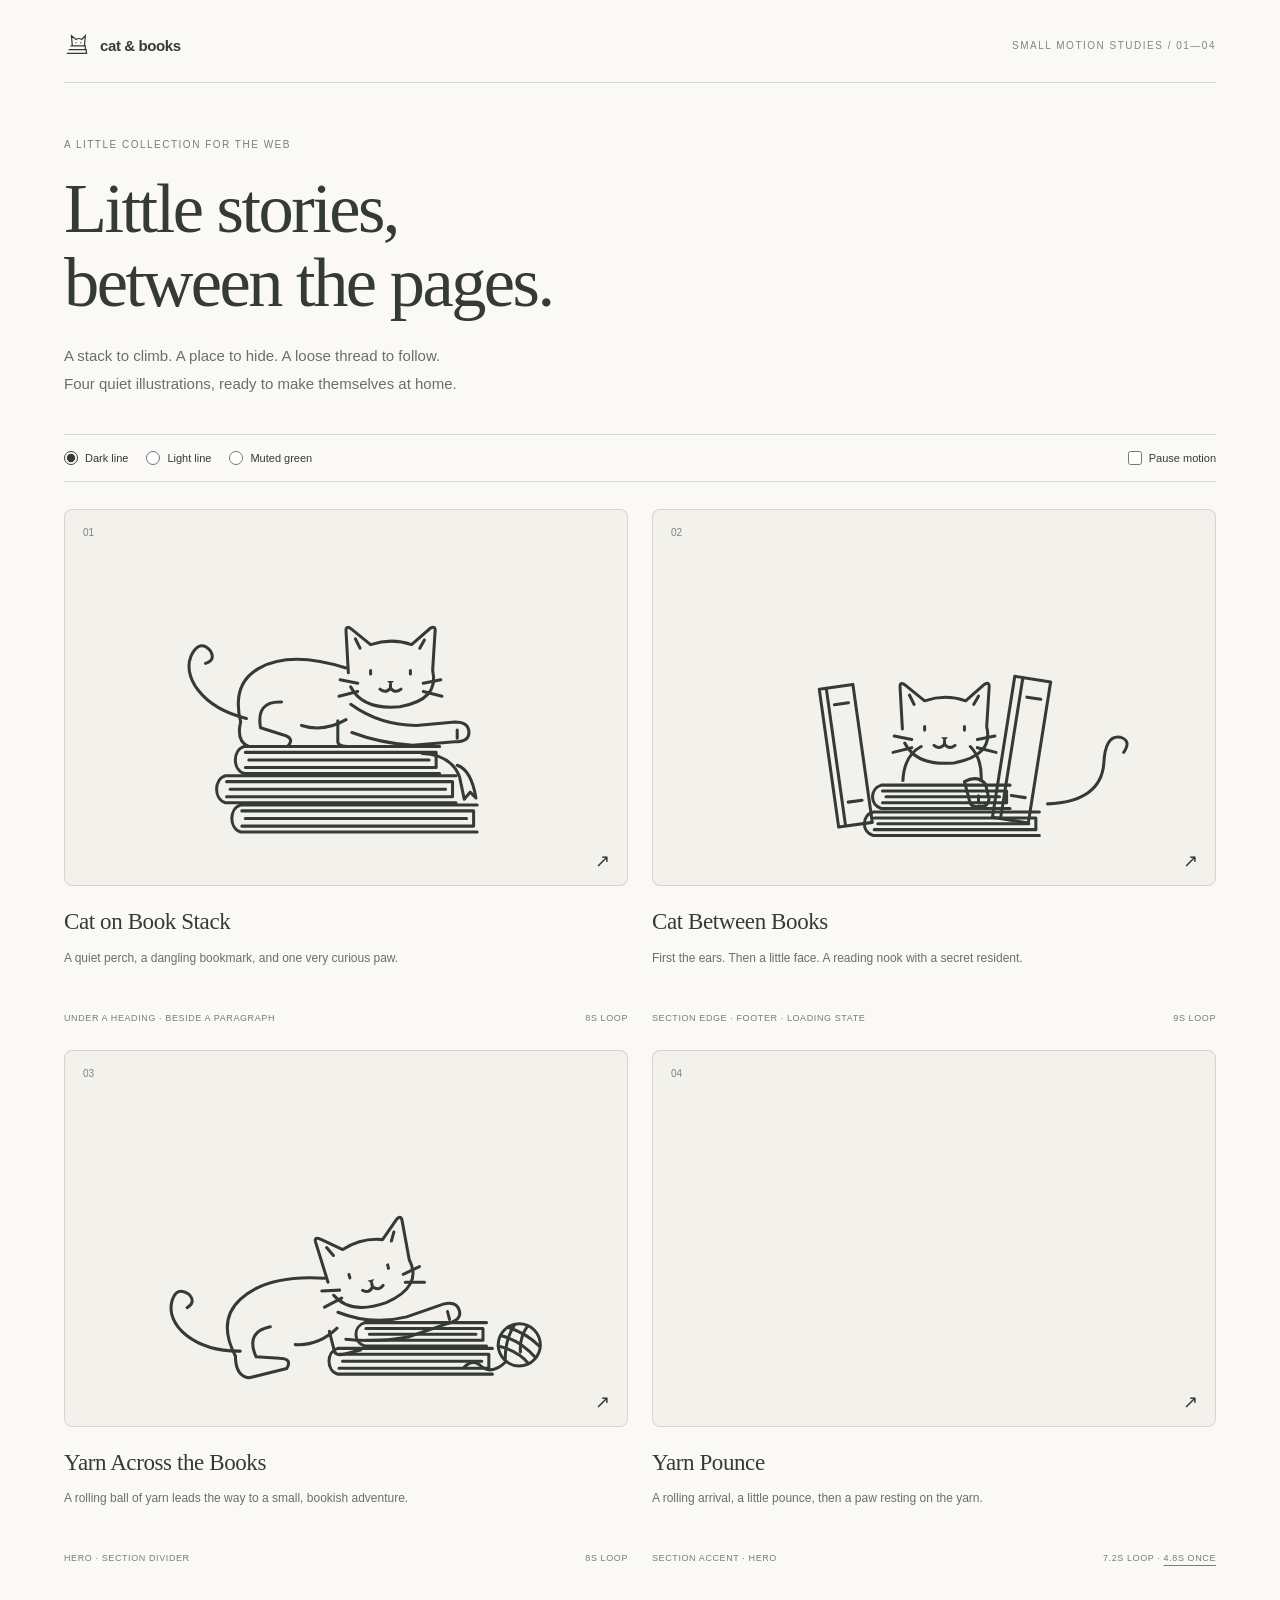
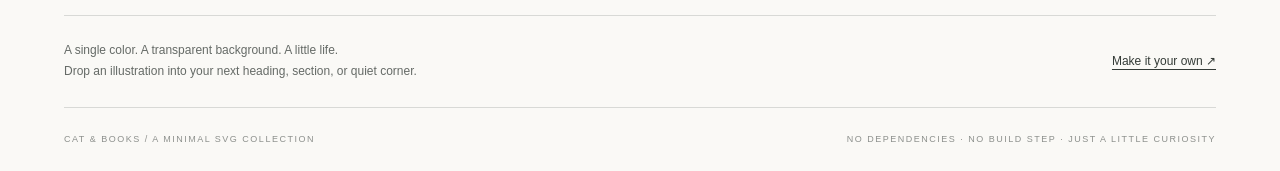
<file: index.html>
<!doctype html>
<html lang="en"><head><meta charset="utf-8"><meta name="viewport" content="width=device-width,initial-scale=1"><title>Little stories between the pages · Cat & books</title><meta name="description" content="Minimal reusable SVG cat animations for modern web interfaces."><link rel="stylesheet" href="gallery.css"></head>
<body class="cbd-page"><main class="cbd-wrap"><header class="cbd-top"><a class="cbd-brand" href="index.html"><svg class="cbd-logo" viewBox="0 0 28 28" fill="none" stroke="currentColor" stroke-width="1.3" aria-hidden="true"><path d="M3 23 H25 M5 19 H24 V23 M7 15 H23 V19 M9 15 L8 4 L13 8 Q16 6 19 8 L23 4 L22 15 M13 11 V12 M18 11 V12"/></svg>cat & books</a><span class="cbd-edition">Small motion studies / 01—04</span></header><section class="cbd-intro"><p class="cbd-eyebrow">A little collection for the web</p><h1>Little stories,<br>between the pages.</h1><p>A stack to climb. A place to hide. A loose thread to follow.<br>Four quiet illustrations, ready to make themselves at home.</p></section><div class="cbd-toolbar"><fieldset class="cbd-colors"><legend>Illustration color</legend><label><input type="radio" name="color" checked> Dark line</label><label><input class="cbd-light" type="radio" name="color"> Light line</label><label><input class="cbd-muted" type="radio" name="color"> Muted green</label></fieldset><label><input class="cbd-pause" type="checkbox"> Pause motion</label></div><section class="cbd-grid" aria-label="Four cat and book animations"><article class="cbd-card"><a class="cbd-preview" href="01-cat-on-book-stack/index.html" aria-label="Open Cat on Book Stack"><span class="cbd-number">01</span><figure class="cat-book-animation cba-stack" role="img" aria-label="A cat rests on three stacked books, looks down and gently taps a dangling bookmark.">
  <svg viewBox="0 0 480 320" xmlns="http://www.w3.org/2000/svg" aria-hidden="true" focusable="false">
    <g class="cba-lines" stroke="currentColor" fill="none"><g class="cba-books"><g transform="translate(145 202)"><path d="M8 0 H175 M8 23 H175 M8 0 C-2 3-2 20 8 23"/><path d="M9 5 H172 V18 H9 M12 11.5 H166"/></g><g transform="translate(129 227)"><path d="M8 0 H205 M8 23 H205 M8 0 C-2 3-2 20 8 23"/><path d="M9 5 H202 V18 H9 M12 11.5 H196"/></g><g transform="translate(142 252)"><path d="M8 0 H210 M8 23 H210 M8 0 C-2 3-2 20 8 23"/><path d="M9 5 H207 V18 H9 M12 11.5 H201"/></g></g>
<g transform="translate(0 -49)"><g class="cba-cat">
  <path class="cba-tail" d="M155 227 C117 218 98 190 109 171 Q116 160 124 169 Q129 177 120 180"/>
  <path d="M150 230 Q142 197 166 184 Q193 169 240 184"/>
  <path d="M185 213 Q163 212 167 235 L186 241 Q197 244 190 251 H157 Q146 247 150 230 M202 233 Q221 239 240 228"/>
  <path d="M233 229 V245 Q232 251 241 251 H255"/>
  <g transform="translate(278 188)"><g class="cba-head">
  <path d="M-36 0 L-38-36 Q-38-41-33-37 L-17-24 Q1-30 18-24 L34-38 Q39-41 38-34 L36-2 Q42 23 8 29 Q-24 32-34 12"/>
  <path d="M-30-29 L-26-21 M29-28 L25-21"/>
  <g class="cba-eyes"><path d="M-17-2 V1 M17-2 V1"/></g>
  <path d="M-3 7 H3 L0 10Z" fill="currentColor" stroke="none"/><path d="M0 10 V13 Q-4 18-9 14 M0 13 Q4 18 9 14 M-28 9 L-43 6 M-28 16 L-44 20 M28 9 L43 6 M28 16 L44 20"/>
</g></g>
  <g class="cba-paw"><path d="M244 215 Q269 233 300 233 L333 230 Q345 230 345 239 Q345 247 333 247 L297 250 Q269 248 245 239"/><path d="M335 237 L335 244"/></g>
</g></g>
<g class="cba-bookmark"><path d="M305 208 Q330 209 337 228 L341 247 L346 241 L351 246 Q347 222 335 218"/></g></g>
  </svg>
</figure><span class="cbd-arrow" aria-hidden="true">↗</span></a><h2><a href="01-cat-on-book-stack/index.html">Cat on Book Stack</a></h2><p>A quiet perch, a dangling bookmark, and one very curious paw.</p><div class="cbd-meta"><span>Under a heading · beside a paragraph</span><span>8s loop</span></div></article>
<article class="cbd-card"><a class="cbd-preview" href="02-cat-between-books/index.html" aria-label="Open Cat Between Books"><span class="cbd-number">02</span><figure class="cat-book-animation cba-between" role="img" aria-label="A cat peeks up between upright and horizontal books, looks around, reaches a paw over a book and lowers again.">
  <svg viewBox="0 0 480 320" xmlns="http://www.w3.org/2000/svg" aria-hidden="true" focusable="false">
    <g class="cba-lines" stroke="currentColor" fill="none"><g class="cba-tail-window"><path class="cba-tail" d="M337 251 Q382 249 385 217 Q386 192 399 194 Q409 197 402 207"/></g>
<!-- Nested viewport crops the hidden body without painting a background. -->
<svg class="cba-peek-window" x="171" y="100" width="146" height="132" viewBox="171 100 146 132" overflow="hidden">
  <g class="cba-cat"><path d="M214 246 Q210 212 229 202 M278 246 Q285 216 271 202"/><g transform="translate(249 187)"><g class="cba-head">
  <path d="M-36 0 L-38-36 Q-38-41-33-37 L-17-24 Q1-30 18-24 L34-38 Q39-41 38-34 L36-2 Q42 23 8 29 Q-24 32-34 12"/>
  <path d="M-30-29 L-26-21 M29-28 L25-21"/>
  <g class="cba-eyes"><path d="M-17-2 V1 M17-2 V1"/></g>
  <path d="M-3 7 H3 L0 10Z" fill="currentColor" stroke="none"/><path d="M0 10 V13 Q-4 18-9 14 M0 13 Q4 18 9 14 M-28 9 L-43 6 M-28 16 L-44 20 M28 9 L43 6 M28 16 L44 20"/>
</g></g></g>
</svg>
<g class="cba-books">
  <g transform="translate(142 153) rotate(-8)"><path d="M0 0 H29 V119 H0Z M6 0 V119 M11 15 H23 M11 99 H23"/></g>
  <g transform="translate(309 142) rotate(9)"><path d="M0 0 H31 V122 H0Z M7 0 V122 M13 16 H25 M13 101 H25"/></g>
  <g transform="translate(187 235)"><path d="M8 0 H118 M8 20 H118 M8 0 C-2 3-2 17 8 20"/><path d="M9 5 H115 V15 H9 M12 10 H109"/></g><g transform="translate(180 258)"><path d="M8 0 H150 M8 20 H150 M8 0 C-2 3-2 17 8 20"/><path d="M9 5 H147 V15 H9 M12 10 H141"/></g>
</g>
<g class="cba-paw"><path d="M266 232 Q277 226 284 234 L287 247 Q286 254 279 253 Q271 255 270 247Z M278 244 V250"/></g></g>
  </svg>
</figure><span class="cbd-arrow" aria-hidden="true">↗</span></a><h2><a href="02-cat-between-books/index.html">Cat Between Books</a></h2><p>First the ears. Then a little face. A reading nook with a secret resident.</p><div class="cbd-meta"><span>Section edge · footer · loading state</span><span>9s loop</span></div></article>
<article class="cbd-card"><a class="cbd-preview" href="03-yarn-across-books/index.html" aria-label="Open Yarn Across the Books"><span class="cbd-number">03</span><figure class="cat-book-animation cba-yarn" role="img" aria-label="A yarn ball rolls beside two books; a cat follows, puts its front paws on a book and taps the yarn.">
  <svg viewBox="0 0 480 320" xmlns="http://www.w3.org/2000/svg" aria-hidden="true" focusable="false">
    <g class="cba-lines" stroke="currentColor" fill="none"><g class="cba-books"><g transform="translate(225 254)"><path d="M8 0 H140 M8 22 H140 M8 0 C-2 3-2 19 8 22"/><path d="M9 5 H137 V17 H9 M12 11 H131"/></g><g transform="translate(248 232)"><path d="M8 0 H112 M8 20 H112 M8 0 C-2 3-2 17 8 20"/><path d="M9 5 H109 V15 H9 M12 10 H103"/></g></g>
<g class="cba-traveler"><g class="cba-climb"><g class="cba-cat">
  <path class="cba-tail" d="M155 227 C117 218 98 190 109 171 Q116 160 124 169 Q129 177 120 180"/>
  <path d="M150 230 Q142 197 166 184 Q193 169 240 184"/>
  <path d="M185 213 Q163 212 167 235 L186 241 Q197 244 190 251 H157 Q146 247 150 230 M202 233 Q221 239 240 228"/>
  <path d="M233 229 V245 Q232 251 241 251 H255"/>
  <g transform="translate(278 188)"><g class="cba-head">
  <path d="M-36 0 L-38-36 Q-38-41-33-37 L-17-24 Q1-30 18-24 L34-38 Q39-41 38-34 L36-2 Q42 23 8 29 Q-24 32-34 12"/>
  <path d="M-30-29 L-26-21 M29-28 L25-21"/>
  <g class="cba-eyes"><path d="M-17-2 V1 M17-2 V1"/></g>
  <path d="M-3 7 H3 L0 10Z" fill="currentColor" stroke="none"/><path d="M0 10 V13 Q-4 18-9 14 M0 13 Q4 18 9 14 M-28 9 L-43 6 M-28 16 L-44 20 M28 9 L43 6 M28 16 L44 20"/>
</g></g>
  <g class="cba-paw"><path d="M244 215 Q269 233 300 233 L333 230 Q345 230 345 239 Q345 247 333 247 L297 250 Q269 248 245 239"/><path d="M335 237 L335 244"/></g>
</g></g></g>
<g transform="translate(388 251)"><g class="cba-yarn"><path d="M-11 14 Q-24 27-34 17 Q-40 12-47 19"/><g class="cba-roll"><circle r="18"/><path d="M-16-8 Q1-4 14 11 M-10-15 Q6-10 17 1 M-18 1 Q-1 5 8 16 M-4-17 Q-12-5-12 12 M7-16 Q0-6 1 6"/></g></g></g></g>
  </svg>
</figure><span class="cbd-arrow" aria-hidden="true">↗</span></a><h2><a href="03-yarn-across-books/index.html">Yarn Across the Books</a></h2><p>A rolling ball of yarn leads the way to a small, bookish adventure.</p><div class="cbd-meta"><span>Hero · section divider</span><span>8s loop</span></div></article><article class="cbd-card">
  <a class="cbd-preview" href="04-yarn-pounce/index.html" aria-label="Open Yarn Pounce"><span class="cbd-number">04</span>
    <figure class="cat-book-animation cba-pounce cba-pounce--loop" role="img" aria-label="A yarn ball rolls in and stops. A cat pounces, bats it gently, then settles with a paw resting on the yarn.">
  <svg width="480" height="320" viewBox="0 0 480 320" xmlns="http://www.w3.org/2000/svg" aria-hidden="true" focusable="false">
    <g class="cba-lines cba-pounce-cycle" stroke="currentColor" fill="none">
      <!-- The base coordinates are the final resting pose. -->
      <g transform="translate(334 265)">
        <g class="cba-pounce-yarn">
          <path d="M-11 14 Q-24 27-34 17 Q-40 12-47 19"/>
          <g class="cba-pounce-roll">
            <circle r="18"/>
            <path d="M-16-8 Q1-4 14 11 M-10-15 Q6-10 17 1 M-18 1 Q-1 5 8 16 M-4-17 Q-12-5-12 12 M7-16 Q0-6 1 6"/>
          </g>
        </g>
      </g>
      <g class="cba-pounce-cat">
  <path class="cba-pounce-tail" d="M155 227 C117 218 98 190 109 171 Q116 160 124 169 Q129 177 120 180"/>
  <path d="M150 230 Q142 197 166 184 Q193 169 240 184"/>
  <path d="M185 213 Q163 212 167 235 L186 241 Q197 244 190 251 H157 Q146 247 150 230 M202 233 Q221 239 240 228"/>
  <path d="M233 229 V245 Q232 251 241 251 H255"/>
  <g transform="translate(278 188)"><g class="cba-pounce-head">
  <path d="M-36 0 L-38-36 Q-38-41-33-37 L-17-24 Q1-30 18-24 L34-38 Q39-41 38-34 L36-2 Q42 23 8 29 Q-24 32-34 12"/>
  <path d="M-30-29 L-26-21 M29-28 L25-21"/>
  <g class="cba-pounce-eyes"><path d="M-17-2 V1 M17-2 V1"/></g>
  <path d="M-3 7 H3 L0 10Z" fill="currentColor" stroke="none"/><path d="M0 10 V13 Q-4 18-9 14 M0 13 Q4 18 9 14 M-28 9 L-43 6 M-28 16 L-44 20 M28 9 L43 6 M28 16 L44 20"/>
</g></g>
  <g class="cba-pounce-paw"><path d="M244 215 Q269 233 300 233 L333 230 Q345 230 345 239 Q345 247 333 247 L297 250 Q269 248 245 239"/><path d="M335 237 L335 244"/></g>
</g>
    </g>
  </svg>
</figure>
    <span class="cbd-arrow" aria-hidden="true">↗</span>
  </a>
  <h2><a href="04-yarn-pounce/index.html">Yarn Pounce</a></h2>
  <p>A rolling arrival, a little pounce, then a paw resting on the yarn.</p>
  <div class="cbd-meta"><span>Section accent · hero</span><span>7.2s loop · <a href="04-yarn-pounce/once.html">4.8s once</a></span></div>
</article></section><aside class="cbd-note"><p>A single color. A transparent background. A little life.<br>Drop an illustration into your next heading, section, or quiet corner.</p><a href="README.md">Make it your own ↗</a></aside><footer class="cbd-foot"><span>Cat & books / A minimal SVG collection</span><span>No dependencies · No build step · Just a little curiosity</span></footer></main></body></html>
</file>
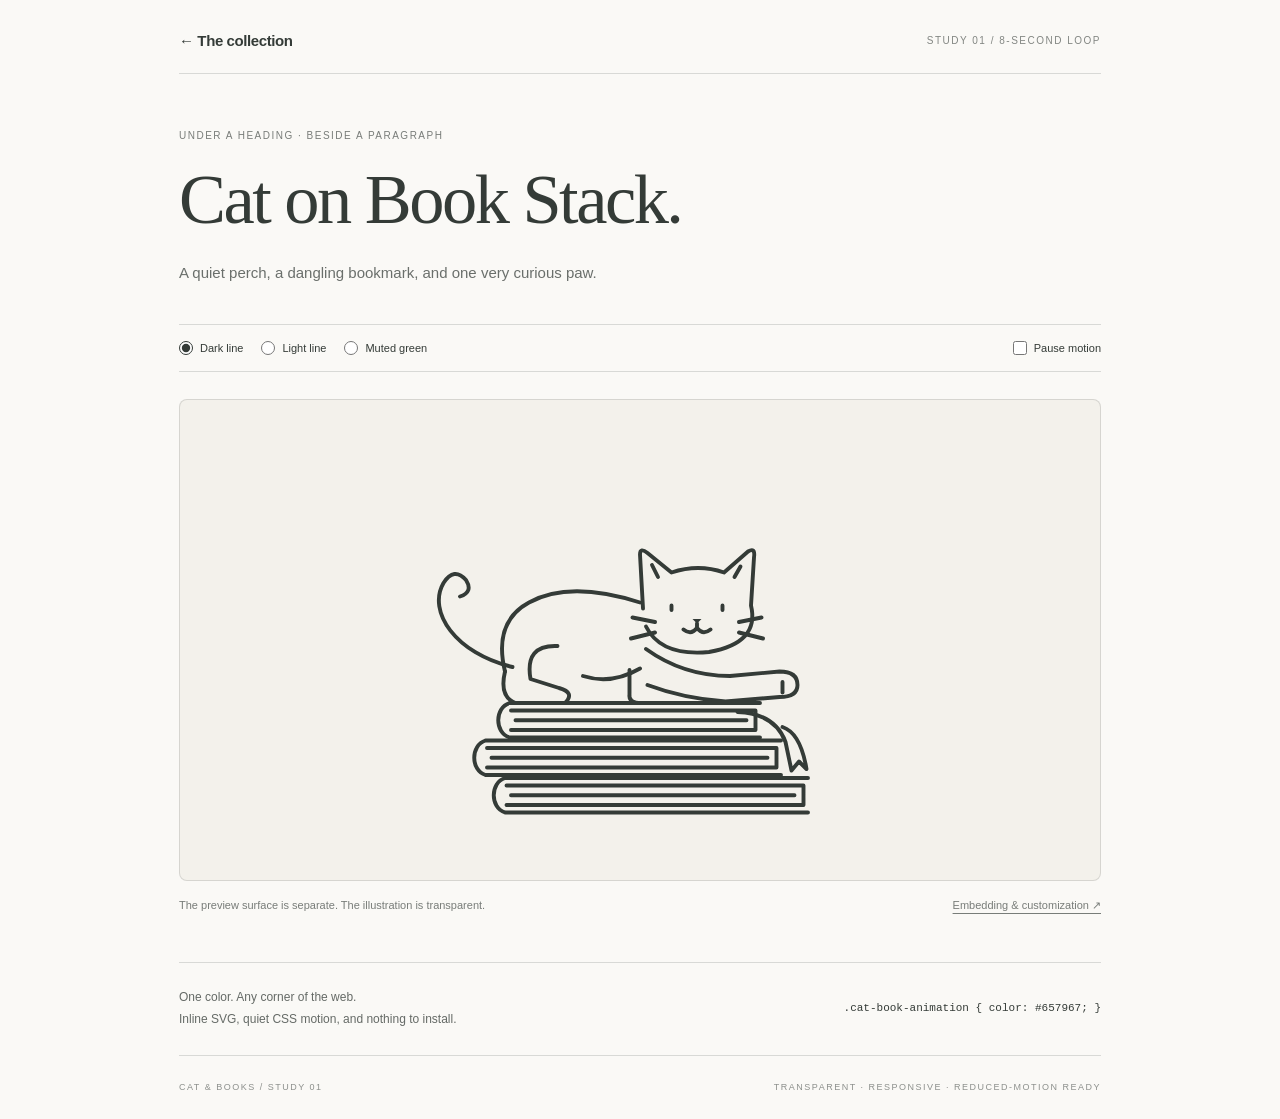
<file: 01-cat-on-book-stack/index.html>
<!doctype html>
<html lang="en"><head><meta charset="utf-8"><meta name="viewport" content="width=device-width,initial-scale=1"><title>Cat on Book Stack · Cat & books</title><meta name="description" content="Minimal reusable SVG cat animations for modern web interfaces."><link rel="stylesheet" href="style.css"></head>
<body class="cbd-page"><main class="cbd-wrap cbd-detail"><header class="cbd-top"><a class="cbd-brand" href="../index.html">← The collection</a><span class="cbd-edition">Study 01 / 8-second loop</span></header><section class="cbd-intro"><p class="cbd-eyebrow">Under a heading · beside a paragraph</p><h1>Cat on Book Stack.</h1><p>A quiet perch, a dangling bookmark, and one very curious paw.</p></section><div class="cbd-toolbar"><fieldset class="cbd-colors"><legend>Illustration color</legend><label><input type="radio" name="color" checked> Dark line</label><label><input class="cbd-light" type="radio" name="color"> Light line</label><label><input class="cbd-muted" type="radio" name="color"> Muted green</label></fieldset><label><input class="cbd-pause" type="checkbox"> Pause motion</label></div><div class="cbd-preview cbd-stage"><figure class="cat-book-animation cba-stack" role="img" aria-label="A cat rests on three stacked books, looks down and gently taps a dangling bookmark.">
  <svg viewBox="0 0 480 320" xmlns="http://www.w3.org/2000/svg" aria-hidden="true" focusable="false">
    <g class="cba-lines" stroke="currentColor" fill="none"><g class="cba-books"><g transform="translate(145 202)"><path d="M8 0 H175 M8 23 H175 M8 0 C-2 3-2 20 8 23"/><path d="M9 5 H172 V18 H9 M12 11.5 H166"/></g><g transform="translate(129 227)"><path d="M8 0 H205 M8 23 H205 M8 0 C-2 3-2 20 8 23"/><path d="M9 5 H202 V18 H9 M12 11.5 H196"/></g><g transform="translate(142 252)"><path d="M8 0 H210 M8 23 H210 M8 0 C-2 3-2 20 8 23"/><path d="M9 5 H207 V18 H9 M12 11.5 H201"/></g></g>
<g transform="translate(0 -49)"><g class="cba-cat">
  <path class="cba-tail" d="M155 227 C117 218 98 190 109 171 Q116 160 124 169 Q129 177 120 180"/>
  <path d="M150 230 Q142 197 166 184 Q193 169 240 184"/>
  <path d="M185 213 Q163 212 167 235 L186 241 Q197 244 190 251 H157 Q146 247 150 230 M202 233 Q221 239 240 228"/>
  <path d="M233 229 V245 Q232 251 241 251 H255"/>
  <g transform="translate(278 188)"><g class="cba-head">
  <path d="M-36 0 L-38-36 Q-38-41-33-37 L-17-24 Q1-30 18-24 L34-38 Q39-41 38-34 L36-2 Q42 23 8 29 Q-24 32-34 12"/>
  <path d="M-30-29 L-26-21 M29-28 L25-21"/>
  <g class="cba-eyes"><path d="M-17-2 V1 M17-2 V1"/></g>
  <path d="M-3 7 H3 L0 10Z" fill="currentColor" stroke="none"/><path d="M0 10 V13 Q-4 18-9 14 M0 13 Q4 18 9 14 M-28 9 L-43 6 M-28 16 L-44 20 M28 9 L43 6 M28 16 L44 20"/>
</g></g>
  <g class="cba-paw"><path d="M244 215 Q269 233 300 233 L333 230 Q345 230 345 239 Q345 247 333 247 L297 250 Q269 248 245 239"/><path d="M335 237 L335 244"/></g>
</g></g>
<g class="cba-bookmark"><path d="M305 208 Q330 209 337 228 L341 247 L346 241 L351 246 Q347 222 335 218"/></g></g>
  </svg>
</figure></div><div class="cbd-caption"><span>The preview surface is separate. The illustration is transparent.</span><a href="README.md">Embedding & customization ↗</a></div><div class="cbd-note"><p>One color. Any corner of the web.<br>Inline SVG, quiet CSS motion, and nothing to install.</p><code>.cat-book-animation { color: #657967; }</code></div><footer class="cbd-foot"><span>Cat & books / Study 01</span><span>Transparent · Responsive · Reduced-motion ready</span></footer></main></body></html>
</file>
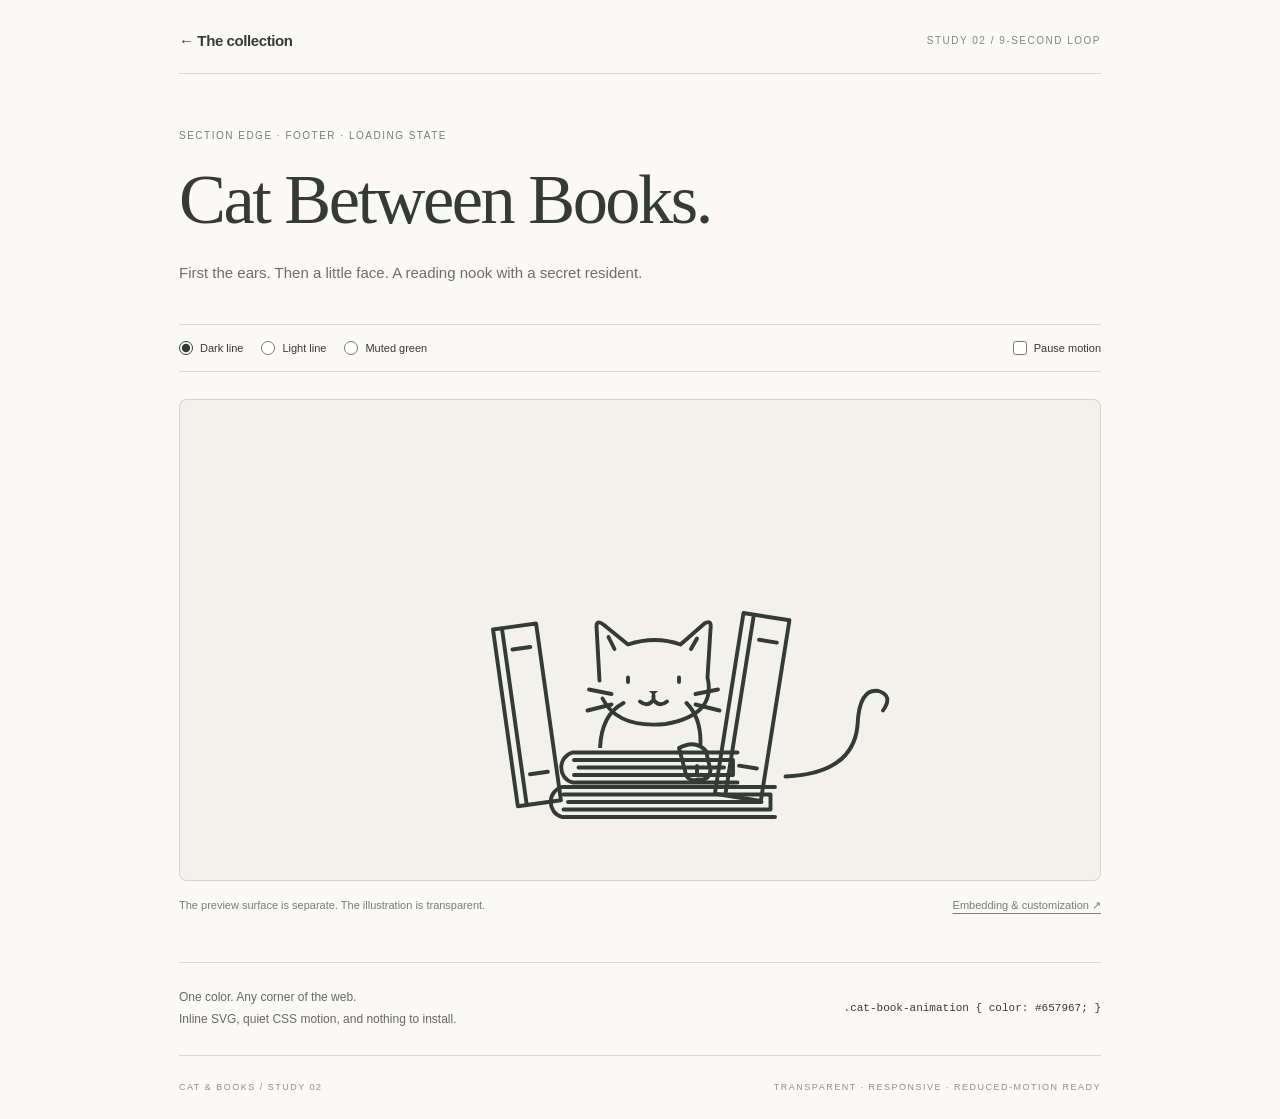
<file: 02-cat-between-books/index.html>
<!doctype html>
<html lang="en"><head><meta charset="utf-8"><meta name="viewport" content="width=device-width,initial-scale=1"><title>Cat Between Books · Cat & books</title><meta name="description" content="Minimal reusable SVG cat animations for modern web interfaces."><link rel="stylesheet" href="style.css"></head>
<body class="cbd-page"><main class="cbd-wrap cbd-detail"><header class="cbd-top"><a class="cbd-brand" href="../index.html">← The collection</a><span class="cbd-edition">Study 02 / 9-second loop</span></header><section class="cbd-intro"><p class="cbd-eyebrow">Section edge · footer · loading state</p><h1>Cat Between Books.</h1><p>First the ears. Then a little face. A reading nook with a secret resident.</p></section><div class="cbd-toolbar"><fieldset class="cbd-colors"><legend>Illustration color</legend><label><input type="radio" name="color" checked> Dark line</label><label><input class="cbd-light" type="radio" name="color"> Light line</label><label><input class="cbd-muted" type="radio" name="color"> Muted green</label></fieldset><label><input class="cbd-pause" type="checkbox"> Pause motion</label></div><div class="cbd-preview cbd-stage"><figure class="cat-book-animation cba-between" role="img" aria-label="A cat peeks up between upright and horizontal books, looks around, reaches a paw over a book and lowers again.">
  <svg viewBox="0 0 480 320" xmlns="http://www.w3.org/2000/svg" aria-hidden="true" focusable="false">
    <g class="cba-lines" stroke="currentColor" fill="none"><g class="cba-tail-window"><path class="cba-tail" d="M337 251 Q382 249 385 217 Q386 192 399 194 Q409 197 402 207"/></g>
<!-- Nested viewport crops the hidden body without painting a background. -->
<svg class="cba-peek-window" x="171" y="100" width="146" height="132" viewBox="171 100 146 132" overflow="hidden">
  <g class="cba-cat"><path d="M214 246 Q210 212 229 202 M278 246 Q285 216 271 202"/><g transform="translate(249 187)"><g class="cba-head">
  <path d="M-36 0 L-38-36 Q-38-41-33-37 L-17-24 Q1-30 18-24 L34-38 Q39-41 38-34 L36-2 Q42 23 8 29 Q-24 32-34 12"/>
  <path d="M-30-29 L-26-21 M29-28 L25-21"/>
  <g class="cba-eyes"><path d="M-17-2 V1 M17-2 V1"/></g>
  <path d="M-3 7 H3 L0 10Z" fill="currentColor" stroke="none"/><path d="M0 10 V13 Q-4 18-9 14 M0 13 Q4 18 9 14 M-28 9 L-43 6 M-28 16 L-44 20 M28 9 L43 6 M28 16 L44 20"/>
</g></g></g>
</svg>
<g class="cba-books">
  <g transform="translate(142 153) rotate(-8)"><path d="M0 0 H29 V119 H0Z M6 0 V119 M11 15 H23 M11 99 H23"/></g>
  <g transform="translate(309 142) rotate(9)"><path d="M0 0 H31 V122 H0Z M7 0 V122 M13 16 H25 M13 101 H25"/></g>
  <g transform="translate(187 235)"><path d="M8 0 H118 M8 20 H118 M8 0 C-2 3-2 17 8 20"/><path d="M9 5 H115 V15 H9 M12 10 H109"/></g><g transform="translate(180 258)"><path d="M8 0 H150 M8 20 H150 M8 0 C-2 3-2 17 8 20"/><path d="M9 5 H147 V15 H9 M12 10 H141"/></g>
</g>
<g class="cba-paw"><path d="M266 232 Q277 226 284 234 L287 247 Q286 254 279 253 Q271 255 270 247Z M278 244 V250"/></g></g>
  </svg>
</figure></div><div class="cbd-caption"><span>The preview surface is separate. The illustration is transparent.</span><a href="README.md">Embedding & customization ↗</a></div><div class="cbd-note"><p>One color. Any corner of the web.<br>Inline SVG, quiet CSS motion, and nothing to install.</p><code>.cat-book-animation { color: #657967; }</code></div><footer class="cbd-foot"><span>Cat & books / Study 02</span><span>Transparent · Responsive · Reduced-motion ready</span></footer></main></body></html>
</file>
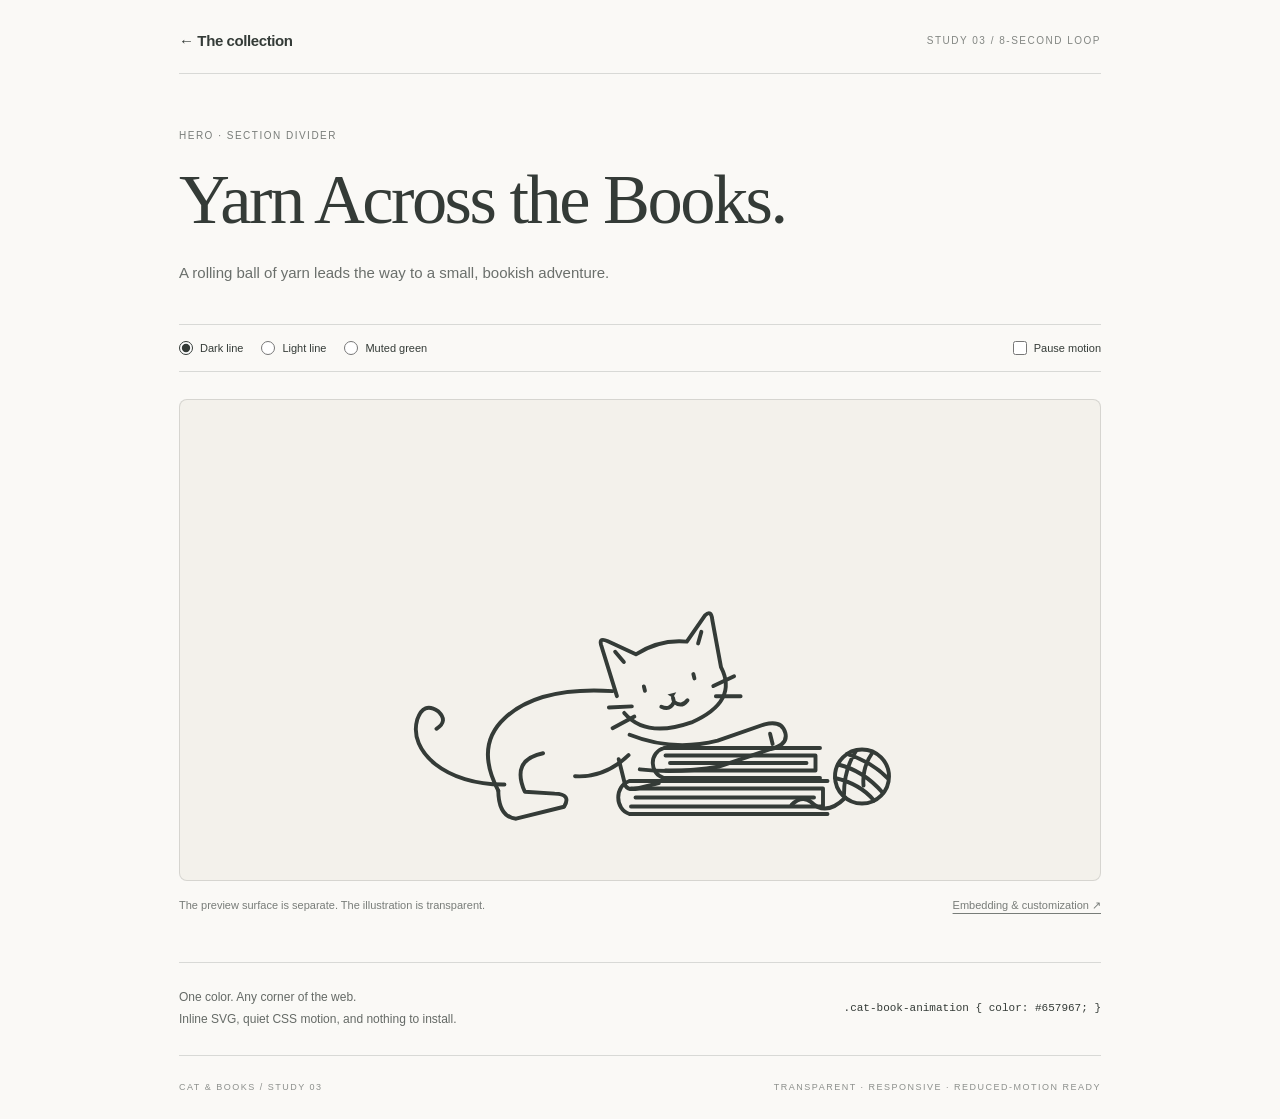
<file: 03-yarn-across-books/index.html>
<!doctype html>
<html lang="en"><head><meta charset="utf-8"><meta name="viewport" content="width=device-width,initial-scale=1"><title>Yarn Across the Books · Cat & books</title><meta name="description" content="Minimal reusable SVG cat animations for modern web interfaces."><link rel="stylesheet" href="style.css"></head>
<body class="cbd-page"><main class="cbd-wrap cbd-detail"><header class="cbd-top"><a class="cbd-brand" href="../index.html">← The collection</a><span class="cbd-edition">Study 03 / 8-second loop</span></header><section class="cbd-intro"><p class="cbd-eyebrow">Hero · section divider</p><h1>Yarn Across the Books.</h1><p>A rolling ball of yarn leads the way to a small, bookish adventure.</p></section><div class="cbd-toolbar"><fieldset class="cbd-colors"><legend>Illustration color</legend><label><input type="radio" name="color" checked> Dark line</label><label><input class="cbd-light" type="radio" name="color"> Light line</label><label><input class="cbd-muted" type="radio" name="color"> Muted green</label></fieldset><label><input class="cbd-pause" type="checkbox"> Pause motion</label></div><div class="cbd-preview cbd-stage"><figure class="cat-book-animation cba-yarn" role="img" aria-label="A yarn ball rolls beside two books; a cat follows, puts its front paws on a book and taps the yarn.">
  <svg viewBox="0 0 480 320" xmlns="http://www.w3.org/2000/svg" aria-hidden="true" focusable="false">
    <g class="cba-lines" stroke="currentColor" fill="none"><g class="cba-books"><g transform="translate(225 254)"><path d="M8 0 H140 M8 22 H140 M8 0 C-2 3-2 19 8 22"/><path d="M9 5 H137 V17 H9 M12 11 H131"/></g><g transform="translate(248 232)"><path d="M8 0 H112 M8 20 H112 M8 0 C-2 3-2 17 8 20"/><path d="M9 5 H109 V15 H9 M12 10 H103"/></g></g>
<g class="cba-traveler"><g class="cba-climb"><g class="cba-cat">
  <path class="cba-tail" d="M155 227 C117 218 98 190 109 171 Q116 160 124 169 Q129 177 120 180"/>
  <path d="M150 230 Q142 197 166 184 Q193 169 240 184"/>
  <path d="M185 213 Q163 212 167 235 L186 241 Q197 244 190 251 H157 Q146 247 150 230 M202 233 Q221 239 240 228"/>
  <path d="M233 229 V245 Q232 251 241 251 H255"/>
  <g transform="translate(278 188)"><g class="cba-head">
  <path d="M-36 0 L-38-36 Q-38-41-33-37 L-17-24 Q1-30 18-24 L34-38 Q39-41 38-34 L36-2 Q42 23 8 29 Q-24 32-34 12"/>
  <path d="M-30-29 L-26-21 M29-28 L25-21"/>
  <g class="cba-eyes"><path d="M-17-2 V1 M17-2 V1"/></g>
  <path d="M-3 7 H3 L0 10Z" fill="currentColor" stroke="none"/><path d="M0 10 V13 Q-4 18-9 14 M0 13 Q4 18 9 14 M-28 9 L-43 6 M-28 16 L-44 20 M28 9 L43 6 M28 16 L44 20"/>
</g></g>
  <g class="cba-paw"><path d="M244 215 Q269 233 300 233 L333 230 Q345 230 345 239 Q345 247 333 247 L297 250 Q269 248 245 239"/><path d="M335 237 L335 244"/></g>
</g></g></g>
<g transform="translate(388 251)"><g class="cba-yarn"><path d="M-11 14 Q-24 27-34 17 Q-40 12-47 19"/><g class="cba-roll"><circle r="18"/><path d="M-16-8 Q1-4 14 11 M-10-15 Q6-10 17 1 M-18 1 Q-1 5 8 16 M-4-17 Q-12-5-12 12 M7-16 Q0-6 1 6"/></g></g></g></g>
  </svg>
</figure></div><div class="cbd-caption"><span>The preview surface is separate. The illustration is transparent.</span><a href="README.md">Embedding & customization ↗</a></div><div class="cbd-note"><p>One color. Any corner of the web.<br>Inline SVG, quiet CSS motion, and nothing to install.</p><code>.cat-book-animation { color: #657967; }</code></div><footer class="cbd-foot"><span>Cat & books / Study 03</span><span>Transparent · Responsive · Reduced-motion ready</span></footer></main></body></html>
</file>
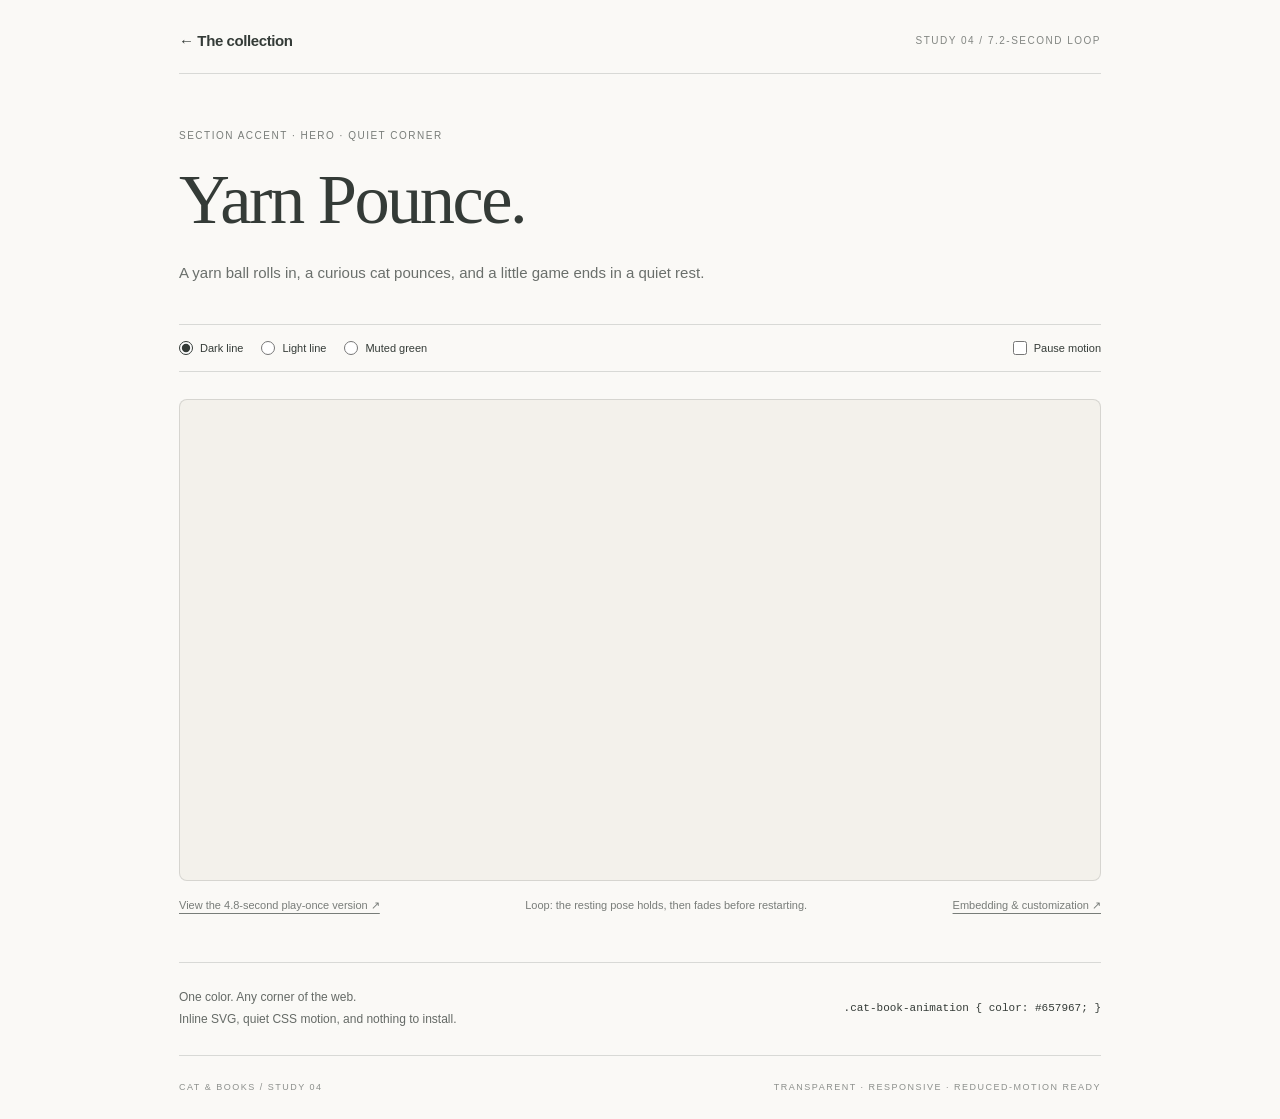
<file: 04-yarn-pounce/index.html>
<!doctype html>
<html lang="en"><head><meta charset="utf-8"><meta name="viewport" content="width=device-width,initial-scale=1"><title>Yarn Pounce — Loop · Cat & books</title><meta name="description" content="Minimal reusable SVG cat animations for modern web interfaces."><link rel="stylesheet" href="style.css"></head>
<body class="cbd-page"><main class="cbd-wrap cbd-detail"><header class="cbd-top"><a class="cbd-brand" href="../index.html">← The collection</a><span class="cbd-edition">Study 04 / 7.2-second loop</span></header><section class="cbd-intro"><p class="cbd-eyebrow">Section accent · hero · quiet corner</p><h1>Yarn Pounce.</h1><p>A yarn ball rolls in, a curious cat pounces, and a little game ends in a quiet rest.</p></section><div class="cbd-toolbar"><fieldset class="cbd-colors"><legend>Illustration color</legend><label><input type="radio" name="color" checked> Dark line</label><label><input class="cbd-light" type="radio" name="color"> Light line</label><label><input class="cbd-muted" type="radio" name="color"> Muted green</label></fieldset><label><input class="cbd-pause" type="checkbox"> Pause motion</label></div><div class="cbd-preview cbd-stage"><figure class="cat-book-animation cba-pounce cba-pounce--loop" role="img" aria-label="A yarn ball rolls in and stops. A cat pounces, bats it gently, then settles with a paw resting on the yarn.">
  <svg width="480" height="320" viewBox="0 0 480 320" xmlns="http://www.w3.org/2000/svg" aria-hidden="true" focusable="false">
    <g class="cba-lines cba-pounce-cycle" stroke="currentColor" fill="none">
      <!-- The base coordinates are the final resting pose. -->
      <g transform="translate(334 265)">
        <g class="cba-pounce-yarn">
          <path d="M-11 14 Q-24 27-34 17 Q-40 12-47 19"/>
          <g class="cba-pounce-roll">
            <circle r="18"/>
            <path d="M-16-8 Q1-4 14 11 M-10-15 Q6-10 17 1 M-18 1 Q-1 5 8 16 M-4-17 Q-12-5-12 12 M7-16 Q0-6 1 6"/>
          </g>
        </g>
      </g>
      <g class="cba-pounce-cat">
  <path class="cba-pounce-tail" d="M155 227 C117 218 98 190 109 171 Q116 160 124 169 Q129 177 120 180"/>
  <path d="M150 230 Q142 197 166 184 Q193 169 240 184"/>
  <path d="M185 213 Q163 212 167 235 L186 241 Q197 244 190 251 H157 Q146 247 150 230 M202 233 Q221 239 240 228"/>
  <path d="M233 229 V245 Q232 251 241 251 H255"/>
  <g transform="translate(278 188)"><g class="cba-pounce-head">
  <path d="M-36 0 L-38-36 Q-38-41-33-37 L-17-24 Q1-30 18-24 L34-38 Q39-41 38-34 L36-2 Q42 23 8 29 Q-24 32-34 12"/>
  <path d="M-30-29 L-26-21 M29-28 L25-21"/>
  <g class="cba-pounce-eyes"><path d="M-17-2 V1 M17-2 V1"/></g>
  <path d="M-3 7 H3 L0 10Z" fill="currentColor" stroke="none"/><path d="M0 10 V13 Q-4 18-9 14 M0 13 Q4 18 9 14 M-28 9 L-43 6 M-28 16 L-44 20 M28 9 L43 6 M28 16 L44 20"/>
</g></g>
  <g class="cba-pounce-paw"><path d="M244 215 Q269 233 300 233 L333 230 Q345 230 345 239 Q345 247 333 247 L297 250 Q269 248 245 239"/><path d="M335 237 L335 244"/></g>
</g>
    </g>
  </svg>
</figure></div><div class="cbd-caption"><a href="once.html">View the 4.8-second play-once version ↗</a><span>Loop: the resting pose holds, then fades before restarting.</span><a href="README.md">Embedding & customization ↗</a></div><div class="cbd-note"><p>One color. Any corner of the web.<br>Inline SVG, quiet CSS motion, and nothing to install.</p><code>.cat-book-animation { color: #657967; }</code></div><footer class="cbd-foot"><span>Cat & books / Study 04</span><span>Transparent · Responsive · Reduced-motion ready</span></footer></main></body></html>
</file>
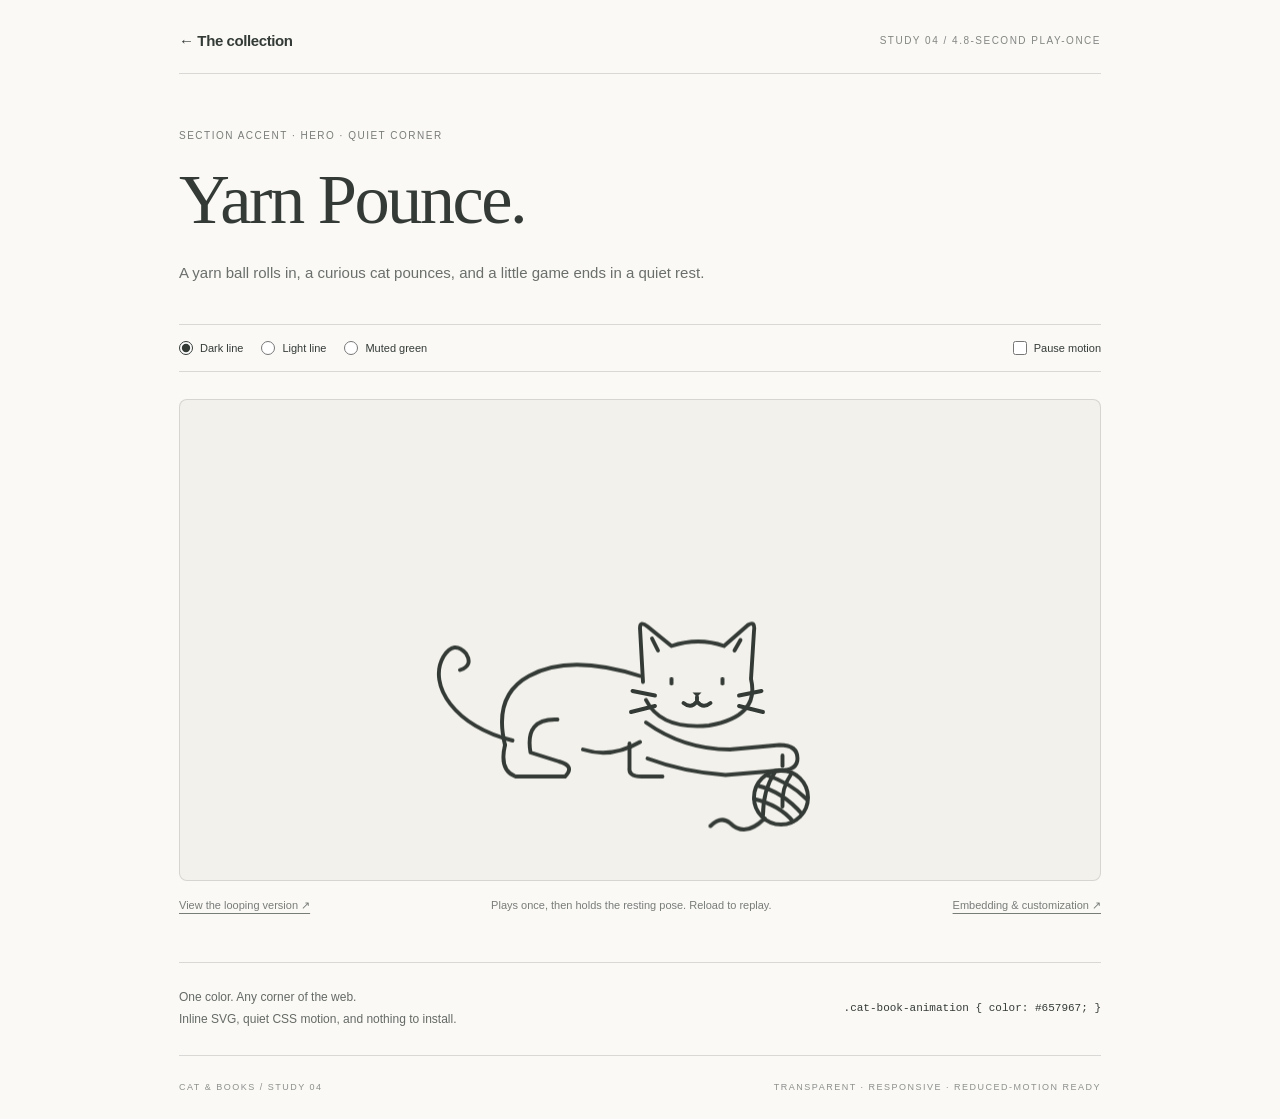
<file: 04-yarn-pounce/once.html>
<!doctype html>
<html lang="en"><head><meta charset="utf-8"><meta name="viewport" content="width=device-width,initial-scale=1"><title>Yarn Pounce — Play once · Cat & books</title><meta name="description" content="Minimal reusable SVG cat animations for modern web interfaces."><link rel="stylesheet" href="style.css"></head>
<body class="cbd-page"><main class="cbd-wrap cbd-detail"><header class="cbd-top"><a class="cbd-brand" href="../index.html">← The collection</a><span class="cbd-edition">Study 04 / 4.8-second play-once</span></header><section class="cbd-intro"><p class="cbd-eyebrow">Section accent · hero · quiet corner</p><h1>Yarn Pounce.</h1><p>A yarn ball rolls in, a curious cat pounces, and a little game ends in a quiet rest.</p></section><div class="cbd-toolbar"><fieldset class="cbd-colors"><legend>Illustration color</legend><label><input type="radio" name="color" checked> Dark line</label><label><input class="cbd-light" type="radio" name="color"> Light line</label><label><input class="cbd-muted" type="radio" name="color"> Muted green</label></fieldset><label><input class="cbd-pause" type="checkbox"> Pause motion</label></div><div class="cbd-preview cbd-stage"><figure class="cat-book-animation cba-pounce" role="img" aria-label="A yarn ball rolls in and stops. A cat pounces, bats it gently, then settles with a paw resting on the yarn.">
  <svg width="480" height="320" viewBox="0 0 480 320" xmlns="http://www.w3.org/2000/svg" aria-hidden="true" focusable="false">
    <g class="cba-lines cba-pounce-cycle" stroke="currentColor" fill="none">
      <!-- The base coordinates are the final resting pose. -->
      <g transform="translate(334 265)">
        <g class="cba-pounce-yarn">
          <path d="M-11 14 Q-24 27-34 17 Q-40 12-47 19"/>
          <g class="cba-pounce-roll">
            <circle r="18"/>
            <path d="M-16-8 Q1-4 14 11 M-10-15 Q6-10 17 1 M-18 1 Q-1 5 8 16 M-4-17 Q-12-5-12 12 M7-16 Q0-6 1 6"/>
          </g>
        </g>
      </g>
      <g class="cba-pounce-cat">
  <path class="cba-pounce-tail" d="M155 227 C117 218 98 190 109 171 Q116 160 124 169 Q129 177 120 180"/>
  <path d="M150 230 Q142 197 166 184 Q193 169 240 184"/>
  <path d="M185 213 Q163 212 167 235 L186 241 Q197 244 190 251 H157 Q146 247 150 230 M202 233 Q221 239 240 228"/>
  <path d="M233 229 V245 Q232 251 241 251 H255"/>
  <g transform="translate(278 188)"><g class="cba-pounce-head">
  <path d="M-36 0 L-38-36 Q-38-41-33-37 L-17-24 Q1-30 18-24 L34-38 Q39-41 38-34 L36-2 Q42 23 8 29 Q-24 32-34 12"/>
  <path d="M-30-29 L-26-21 M29-28 L25-21"/>
  <g class="cba-pounce-eyes"><path d="M-17-2 V1 M17-2 V1"/></g>
  <path d="M-3 7 H3 L0 10Z" fill="currentColor" stroke="none"/><path d="M0 10 V13 Q-4 18-9 14 M0 13 Q4 18 9 14 M-28 9 L-43 6 M-28 16 L-44 20 M28 9 L43 6 M28 16 L44 20"/>
</g></g>
  <g class="cba-pounce-paw"><path d="M244 215 Q269 233 300 233 L333 230 Q345 230 345 239 Q345 247 333 247 L297 250 Q269 248 245 239"/><path d="M335 237 L335 244"/></g>
</g>
    </g>
  </svg>
</figure></div><div class="cbd-caption"><a href="index.html">View the looping version ↗</a><span>Plays once, then holds the resting pose. Reload to replay.</span><a href="README.md">Embedding & customization ↗</a></div><div class="cbd-note"><p>One color. Any corner of the web.<br>Inline SVG, quiet CSS motion, and nothing to install.</p><code>.cat-book-animation { color: #657967; }</code></div><footer class="cbd-foot"><span>Cat & books / Study 04</span><span>Transparent · Responsive · Reduced-motion ready</span></footer></main></body></html>
</file>
<file: gallery.css>
/* Component styles: copy these rules with the figure. */
.cat-book-animation { --cba-duration:8s; --cba-yarn-color:currentColor; width:100%; max-width:800px; margin:0; color:inherit; background:transparent; }
.cat-book-animation > svg { display:block; width:100%; height:auto; overflow:hidden; }
.cat-book-animation .cba-lines { stroke-width:2.6; stroke-linecap:round; stroke-linejoin:round; }
.cat-book-animation .cba-cat,.cat-book-animation .cba-head,.cat-book-animation .cba-paw,.cat-book-animation .cba-tail,.cat-book-animation .cba-bookmark,.cat-book-animation .cba-eyes,.cat-book-animation .cba-traveler,.cat-book-animation .cba-climb,.cat-book-animation .cba-yarn,.cat-book-animation .cba-roll {
  animation-duration:var(--cba-duration); animation-iteration-count:infinite; animation-timing-function:cubic-bezier(.45,0,.3,1);
}
.cat-book-animation .cba-head { transform-box:fill-box; transform-origin:50% 75%; }
.cat-book-animation .cba-eyes { transform-box:fill-box; transform-origin:center; animation-name:cba-blink; }
.cat-book-animation .cba-tail { transform-box:fill-box; transform-origin:100% 100%; }
.cat-book-animation.cba-stack .cba-head { animation-name:cba-look-down; }
.cat-book-animation.cba-stack .cba-tail { animation-name:cba-stack-tail; }
.cat-book-animation.cba-stack .cba-paw { transform-origin:244px 215px; animation-name:cba-stack-paw; }
.cat-book-animation.cba-stack .cba-bookmark { transform-origin:305px 208px; animation-name:cba-bookmark; }
.cat-book-animation.cba-between { --cba-duration:9s; }
.cat-book-animation.cba-between .cba-cat { animation-name:cba-peek; }
.cat-book-animation.cba-between .cba-head { animation-name:cba-look-around; }
.cat-book-animation.cba-between .cba-paw { animation-name:cba-peek-paw; }
.cat-book-animation.cba-between .cba-tail { animation-name:cba-peek-tail; }
.cat-book-animation.cba-yarn .cba-traveler { animation-name:cba-follow; }
.cat-book-animation.cba-yarn .cba-climb { transform-origin:170px 251px; transform:translateY(25px) rotate(-14deg); animation-name:cba-climb; }
.cat-book-animation.cba-yarn .cba-paw { animation-name:cba-yarn-paw; }
.cat-book-animation.cba-yarn .cba-tail { animation-name:cba-yarn-tail; }
.cat-book-animation .cba-yarn { stroke:var(--cba-yarn-color); animation-name:cba-yarn-travel; }
.cat-book-animation .cba-roll { transform-box:fill-box; transform-origin:center; animation-name:cba-yarn-roll; }
/* Shared stillness lets each small gesture read on its own. */
@keyframes cba-blink { 0%,71%,76%,100% {transform:scaleY(1)} 73% {transform:scaleY(.08)} }
@keyframes cba-look-down { 0%,13%,86%,100% {transform:rotate(0)} 25%,67% {transform:rotate(10deg) translateY(2px)} }
@keyframes cba-stack-tail { 0%,18%,62%,100% {transform:rotate(0)} 35% {transform:rotate(7deg)} 48% {transform:rotate(-3deg)} }
@keyframes cba-stack-paw { 0%,35%,85%,100% {transform:rotate(0)} 49%,55% {transform:rotate(25deg)} 65% {transform:rotate(17deg)} }
@keyframes cba-bookmark { 0%,49%,88%,100% {transform:rotate(0)} 59% {transform:rotate(-10deg)} 70% {transform:rotate(6deg)} 80% {transform:rotate(-2deg)} }
@keyframes cba-peek { 0%,8%,96%,100% {transform:translateY(95px)} 23% {transform:translateY(47px)} 37%,77% {transform:translateY(0)} }
@keyframes cba-look-around { 0%,36%,81%,100% {transform:rotate(0)} 45% {transform:rotate(-7deg)} 57%,67% {transform:rotate(7deg)} }
@keyframes cba-peek-paw { 0%,43%,84%,100% {opacity:0;transform:translateY(-9px)} 51%,72% {opacity:1;transform:translateY(0)} }
@keyframes cba-peek-tail { 0%,54%,87%,100% {opacity:0;transform:scaleY(.2)} 64%,74% {opacity:1;transform:scaleY(1)} }
/* Travel reset happens outside the viewport, with stationary books retained. */
@keyframes cba-follow { 0%,17% {transform:translateX(-365px)} 39%,68% {transform:translateX(0)} 94%,100% {transform:translateX(420px)} }
@keyframes cba-climb { 0%,30%,89%,100% {transform:translateY(25px) rotate(0)} 40%,69% {transform:translateY(25px) rotate(-14deg)} 76% {transform:translateY(18px) rotate(-7deg)} }
@keyframes cba-yarn-travel { 0% {transform:translateX(170px)} 19%,52% {transform:translateX(0)} 65%,70% {transform:translateX(35px)} 89%,100% {transform:translateX(170px)} }
@keyframes cba-yarn-roll { 0% {transform:rotate(540deg)} 19%,52% {transform:rotate(0)} 65%,70% {transform:rotate(112deg)} 89%,100% {transform:rotate(540deg)} }
@keyframes cba-yarn-paw { 0%,43%,75%,100% {transform:translate(0,0)} 53%,58% {transform:translate(42px,24px)} 66% {transform:translate(72px,30px)} }
@keyframes cba-yarn-tail { 0%,42%,83%,100% {transform:rotate(0)} 58% {transform:rotate(6deg)} 70% {transform:rotate(-4deg)} }
/* Base SVG coordinates are a visible resting pose, not an offscreen entrance. */
@media (prefers-reduced-motion:reduce) { .cat-book-animation * {animation:none !important;} }

/* Demo presentation; not required when embedding the component. */
.cbd-page { margin:0; background:#faf9f6; color:#343b37; font-family:Arial,Helvetica,sans-serif; }
.cbd-page * {box-sizing:border-box;}
.cbd-page a {color:inherit;text-underline-offset:4px;}
.cbd-page a:focus-visible,.cbd-page input:focus-visible {outline:2px solid currentColor;outline-offset:5px;}
.cbd-wrap {max-width:1340px;margin:auto;padding:32px 5vw 24px;}
.cbd-top {display:flex;align-items:center;justify-content:space-between;gap:20px;border-bottom:1px solid #343b372b;padding-bottom:24px;}
.cbd-brand {font-size:15px;font-weight:600;text-decoration:none;letter-spacing:-.4px;display:flex;align-items:center;gap:10px;}
.cbd-logo {width:26px;height:26px;}
.cbd-edition,.cbd-eyebrow,.cbd-meta,.cbd-foot {font-size:10px;letter-spacing:1.5px;text-transform:uppercase;}
.cbd-edition {opacity:.6;}
.cbd-intro {padding:56px 0 37px;max-width:760px;}
.cbd-eyebrow {opacity:.65;margin:0 0 22px;}
.cbd-intro h1 {font:normal clamp(42px,5.5vw,72px)/1.05 Georgia,'Times New Roman',serif;letter-spacing:-2.5px;margin:0 0 22px;}
.cbd-intro p:last-child {font-size:15px;line-height:1.85;max-width:530px;margin:0;opacity:.72;}
.cbd-toolbar {display:flex;justify-content:space-between;align-items:center;flex-wrap:wrap;gap:20px;padding:16px 0;border-top:1px solid #343b372b;border-bottom:1px solid #343b372b;margin-bottom:27px;}
.cbd-colors {display:flex;flex-wrap:wrap;gap:18px;border:0;margin:0;padding:0;}
.cbd-colors legend {position:absolute;clip-path:inset(50%);width:1px;height:1px;overflow:hidden;}
.cbd-toolbar label {display:inline-flex;align-items:center;gap:7px;font-size:11px;cursor:pointer;}
.cbd-toolbar input {width:14px;height:14px;accent-color:#343b37;margin:0;}
.cbd-grid {display:grid;grid-template-columns:repeat(2,minmax(0,1fr));gap:24px;}
.cbd-preview {display:block;position:relative;border:1px solid #343b3726;border-radius:8px;overflow:hidden;color:#343b37;background:#f3f1eb;text-decoration:none;}
.cbd-page:has(.cbd-light:checked) .cbd-preview {color:#fff;background:#343b37;}
.cbd-page:has(.cbd-muted:checked) .cbd-preview {color:#657967;background:#f3f1eb;}
.cbd-page:has(.cbd-pause:checked) .cat-book-animation * {animation-play-state:paused;}
.cbd-number {position:absolute;top:17px;left:18px;font-size:10px;opacity:.6;}
.cbd-arrow {position:absolute;bottom:13px;right:17px;font-size:18px;}
.cbd-card h2 {font:normal 23px/1.25 Georgia,'Times New Roman',serif;margin:22px 0 10px;letter-spacing:-.4px;}
.cbd-card h2 a {text-decoration:none;}
.cbd-card p {font-size:12px;line-height:1.85;opacity:.72;margin:0 0 18px;min-height:46px;}
.cbd-meta {display:flex;justify-content:space-between;gap:14px;font-size:9px;line-height:1.7;letter-spacing:.6px;opacity:.65;}
.cbd-note {margin-top:48px;padding:24px 0;border-top:1px solid #343b372b;border-bottom:1px solid #343b372b;display:flex;align-items:center;justify-content:space-between;gap:20px;font-size:12px;line-height:1.8;}
.cbd-note p {margin:0;opacity:.75;}
.cbd-note code {font-size:11px;}
.cbd-foot {margin-top:24px;display:flex;justify-content:space-between;gap:20px;font-size:9px;opacity:.55;line-height:1.7;}
.cbd-detail {max-width:1050px;}
.cbd-stage {display:flex;justify-content:center;}
.cbd-stage .cat-book-animation {max-width:720px;}
.cbd-caption {display:flex;justify-content:space-between;gap:16px;flex-wrap:wrap;margin-top:15px;font-size:11px;opacity:.65;line-height:1.7;}
@media(max-width:760px) {.cbd-wrap{padding:24px}.cbd-grid{grid-template-columns:1fr;gap:35px}.cbd-intro{padding-top:40px}.cbd-edition{max-width:125px;text-align:right;line-height:1.7;font-size:8px}.cbd-card p{min-height:0}.cbd-foot,.cbd-note{flex-direction:column;align-items:flex-start}.cbd-note{margin-top:32px}.cbd-colors{gap:14px}}

/* Fourth study; previous animation rules remain unchanged. */
/* Reusable component. Base coordinates and reduced motion share the final pose. */
.cat-book-animation.cba-pounce {
  width: 100%; max-width: 800px; margin: 0;
  color: inherit; background: transparent;
}
.cat-book-animation.cba-pounce > svg {
  display: block; width: 100%; height: auto; aspect-ratio: 3 / 2; overflow: hidden;
}
.cat-book-animation.cba-pounce .cba-lines {
  stroke-width: 2.6; stroke-linecap: round; stroke-linejoin: round;
}
.cat-book-animation.cba-pounce .cba-pounce-cycle { opacity: 1; }
.cat-book-animation.cba-pounce .cba-pounce-head,
.cat-book-animation.cba-pounce .cba-pounce-tail,
.cat-book-animation.cba-pounce .cba-pounce-eyes,
.cat-book-animation.cba-pounce .cba-pounce-roll { transform-box: fill-box; }
.cat-book-animation.cba-pounce .cba-pounce-head { transform-origin: 50% 75%; }
.cat-book-animation.cba-pounce .cba-pounce-tail { transform-origin: 100% 100%; }
.cat-book-animation.cba-pounce .cba-pounce-eyes,
.cat-book-animation.cba-pounce .cba-pounce-roll { transform-origin: center; }
/* Both variants perform the same 4.8-second action. Loop adds a hold and fade. */
.cat-book-animation.cba-pounce .cba-pounce-cat {
  animation: cba-pounce-cat 4.8s cubic-bezier(.45, 0, .3, 1) 1 both;
}
.cat-book-animation.cba-pounce .cba-pounce-yarn {
  animation: cba-pounce-yarn 4.8s cubic-bezier(.45, 0, .3, 1) 1 both;
}
.cat-book-animation.cba-pounce .cba-pounce-roll {
  animation: cba-pounce-roll 4.8s cubic-bezier(.45, 0, .3, 1) 1 both;
}
.cat-book-animation.cba-pounce .cba-pounce-paw {
  animation: cba-pounce-paw 4.8s cubic-bezier(.45, 0, .3, 1) 1 both;
}
.cat-book-animation.cba-pounce .cba-pounce-head {
  animation: cba-pounce-head 4.8s cubic-bezier(.45, 0, .3, 1) 1 both;
}
.cat-book-animation.cba-pounce .cba-pounce-tail {
  animation: cba-pounce-tail 4.8s cubic-bezier(.45, 0, .3, 1) 1 both;
}
.cat-book-animation.cba-pounce .cba-pounce-eyes {
  animation: cba-pounce-eyes 4.8s cubic-bezier(.45, 0, .3, 1) 1 both;
}
.cat-book-animation.cba-pounce--loop .cba-pounce-cat {
  animation-name: cba-pounce-cat-loop; animation-duration: 7.2s; animation-iteration-count: infinite;
}
.cat-book-animation.cba-pounce--loop .cba-pounce-yarn {
  animation-name: cba-pounce-yarn-loop; animation-duration: 7.2s; animation-iteration-count: infinite;
}
.cat-book-animation.cba-pounce--loop .cba-pounce-roll {
  animation-name: cba-pounce-roll-loop; animation-duration: 7.2s; animation-iteration-count: infinite;
}
.cat-book-animation.cba-pounce--loop .cba-pounce-paw {
  animation-name: cba-pounce-paw-loop; animation-duration: 7.2s; animation-iteration-count: infinite;
}
.cat-book-animation.cba-pounce--loop .cba-pounce-head {
  animation-name: cba-pounce-head-loop; animation-duration: 7.2s; animation-iteration-count: infinite;
}
.cat-book-animation.cba-pounce--loop .cba-pounce-tail {
  animation-name: cba-pounce-tail-loop; animation-duration: 7.2s; animation-iteration-count: infinite;
}
.cat-book-animation.cba-pounce--loop .cba-pounce-eyes {
  animation-name: cba-pounce-eyes-loop; animation-duration: 7.2s; animation-iteration-count: infinite;
}
.cat-book-animation.cba-pounce--loop .cba-pounce-cycle {
  animation: cba-pounce-cycle 7.2s ease-in-out infinite both;
}
@keyframes cba-pounce-cat {
  0%, 28% { transform: translate(-365px, 0); }
  42% { transform: translate(-80px, -30px); }
  52% { transform: translate(0, 2px); }
  58%, 100% { transform: translate(0, 0); }
}
@keyframes cba-pounce-cat-loop {
  0%, 18.66667% { transform: translate(-365px, 0); }
  28% { transform: translate(-80px, -30px); }
  34.66667% { transform: translate(0, 2px); }
  38.66667%, 66.66667% { transform: translate(0, 0); }
  100% { transform: translate(0, 0); }
}
@keyframes cba-pounce-yarn {
  0% { transform: translateX(210px); }
  18%, 60% { transform: translateX(20px); }
  69%, 74% { transform: translateX(44px); }
  88%, 100% { transform: translateX(0); }
}
@keyframes cba-pounce-yarn-loop {
  0% { transform: translateX(210px); }
  12%, 40% { transform: translateX(20px); }
  46%, 49.33333% { transform: translateX(44px); }
  58.66667%, 66.66667% { transform: translateX(0); }
  100% { transform: translateX(0); }
}
@keyframes cba-pounce-roll {
  0% { transform: rotate(668deg); }
  18%, 60% { transform: rotate(64deg); }
  69%, 74% { transform: rotate(140deg); }
  88%, 100% { transform: rotate(0); }
}
@keyframes cba-pounce-roll-loop {
  0% { transform: rotate(668deg); }
  12%, 40% { transform: rotate(64deg); }
  46%, 49.33333% { transform: rotate(140deg); }
  58.66667%, 66.66667% { transform: rotate(0); }
  100% { transform: rotate(0); }
}
@keyframes cba-pounce-paw {
  0%, 53% { transform: translate(0, 0); }
  60% { transform: translate(22px, 5px); }
  68% { transform: translate(8px, 0); }
  74% { transform: translate(35px, 7px); }
  88%, 100% { transform: translate(0, 0); }
}
@keyframes cba-pounce-paw-loop {
  0%, 35.33333% { transform: translate(0, 0); }
  40% { transform: translate(22px, 5px); }
  45.33333% { transform: translate(8px, 0); }
  49.33333% { transform: translate(35px, 7px); }
  58.66667%, 66.66667% { transform: translate(0, 0); }
  100% { transform: translate(0, 0); }
}
@keyframes cba-pounce-head {
  0%, 49% { transform: rotate(0); }
  58%, 74% { transform: rotate(7deg); }
  88%, 100% { transform: rotate(0); }
}
@keyframes cba-pounce-head-loop {
  0%, 32.66667% { transform: rotate(0); }
  38.66667%, 49.33333% { transform: rotate(7deg); }
  58.66667%, 66.66667% { transform: rotate(0); }
  100% { transform: rotate(0); }
}
@keyframes cba-pounce-tail {
  0%, 60% { transform: rotate(0); }
  70% { transform: rotate(7deg); }
  79% { transform: rotate(-3deg); }
  90%, 100% { transform: rotate(0); }
}
@keyframes cba-pounce-tail-loop {
  0%, 40% { transform: rotate(0); }
  46.66667% { transform: rotate(7deg); }
  52.66667% { transform: rotate(-3deg); }
  60%, 66.66667% { transform: rotate(0); }
  100% { transform: rotate(0); }
}
@keyframes cba-pounce-eyes {
  0%, 79% { transform: scaleY(1); }
  81% { transform: scaleY(.08); }
  84%, 100% { transform: scaleY(1); }
}
@keyframes cba-pounce-eyes-loop {
  0%, 52.66667% { transform: scaleY(1); }
  54% { transform: scaleY(.08); }
  56%, 66.66667% { transform: scaleY(1); }
  100% { transform: scaleY(1); }
}
@keyframes cba-pounce-cycle {
  0%, 84% { opacity: 1; }
  94%, 100% { opacity: 0; }
}
@media (prefers-reduced-motion: reduce) {
  .cat-book-animation.cba-pounce * { animation: none !important; }
}
</file>
<file: 01-cat-on-book-stack/style.css>
/* Component styles: copy these rules with the figure. */
.cat-book-animation { --cba-duration:8s; --cba-yarn-color:currentColor; width:100%; max-width:800px; margin:0; color:inherit; background:transparent; }
.cat-book-animation > svg { display:block; width:100%; height:auto; overflow:hidden; }
.cat-book-animation .cba-lines { stroke-width:2.6; stroke-linecap:round; stroke-linejoin:round; }
.cat-book-animation .cba-cat,.cat-book-animation .cba-head,.cat-book-animation .cba-paw,.cat-book-animation .cba-tail,.cat-book-animation .cba-bookmark,.cat-book-animation .cba-eyes,.cat-book-animation .cba-traveler,.cat-book-animation .cba-climb,.cat-book-animation .cba-yarn,.cat-book-animation .cba-roll {
  animation-duration:var(--cba-duration); animation-iteration-count:infinite; animation-timing-function:cubic-bezier(.45,0,.3,1);
}
.cat-book-animation .cba-head { transform-box:fill-box; transform-origin:50% 75%; }
.cat-book-animation .cba-eyes { transform-box:fill-box; transform-origin:center; animation-name:cba-blink; }
.cat-book-animation .cba-tail { transform-box:fill-box; transform-origin:100% 100%; }
.cat-book-animation.cba-stack .cba-head { animation-name:cba-look-down; }
.cat-book-animation.cba-stack .cba-tail { animation-name:cba-stack-tail; }
.cat-book-animation.cba-stack .cba-paw { transform-origin:244px 215px; animation-name:cba-stack-paw; }
.cat-book-animation.cba-stack .cba-bookmark { transform-origin:305px 208px; animation-name:cba-bookmark; }
.cat-book-animation.cba-between { --cba-duration:9s; }
.cat-book-animation.cba-between .cba-cat { animation-name:cba-peek; }
.cat-book-animation.cba-between .cba-head { animation-name:cba-look-around; }
.cat-book-animation.cba-between .cba-paw { animation-name:cba-peek-paw; }
.cat-book-animation.cba-between .cba-tail { animation-name:cba-peek-tail; }
.cat-book-animation.cba-yarn .cba-traveler { animation-name:cba-follow; }
.cat-book-animation.cba-yarn .cba-climb { transform-origin:170px 251px; transform:translateY(25px) rotate(-14deg); animation-name:cba-climb; }
.cat-book-animation.cba-yarn .cba-paw { animation-name:cba-yarn-paw; }
.cat-book-animation.cba-yarn .cba-tail { animation-name:cba-yarn-tail; }
.cat-book-animation .cba-yarn { stroke:var(--cba-yarn-color); animation-name:cba-yarn-travel; }
.cat-book-animation .cba-roll { transform-box:fill-box; transform-origin:center; animation-name:cba-yarn-roll; }
/* Shared stillness lets each small gesture read on its own. */
@keyframes cba-blink { 0%,71%,76%,100% {transform:scaleY(1)} 73% {transform:scaleY(.08)} }
@keyframes cba-look-down { 0%,13%,86%,100% {transform:rotate(0)} 25%,67% {transform:rotate(10deg) translateY(2px)} }
@keyframes cba-stack-tail { 0%,18%,62%,100% {transform:rotate(0)} 35% {transform:rotate(7deg)} 48% {transform:rotate(-3deg)} }
@keyframes cba-stack-paw { 0%,35%,85%,100% {transform:rotate(0)} 49%,55% {transform:rotate(25deg)} 65% {transform:rotate(17deg)} }
@keyframes cba-bookmark { 0%,49%,88%,100% {transform:rotate(0)} 59% {transform:rotate(-10deg)} 70% {transform:rotate(6deg)} 80% {transform:rotate(-2deg)} }
@keyframes cba-peek { 0%,8%,96%,100% {transform:translateY(95px)} 23% {transform:translateY(47px)} 37%,77% {transform:translateY(0)} }
@keyframes cba-look-around { 0%,36%,81%,100% {transform:rotate(0)} 45% {transform:rotate(-7deg)} 57%,67% {transform:rotate(7deg)} }
@keyframes cba-peek-paw { 0%,43%,84%,100% {opacity:0;transform:translateY(-9px)} 51%,72% {opacity:1;transform:translateY(0)} }
@keyframes cba-peek-tail { 0%,54%,87%,100% {opacity:0;transform:scaleY(.2)} 64%,74% {opacity:1;transform:scaleY(1)} }
/* Travel reset happens outside the viewport, with stationary books retained. */
@keyframes cba-follow { 0%,17% {transform:translateX(-365px)} 39%,68% {transform:translateX(0)} 94%,100% {transform:translateX(420px)} }
@keyframes cba-climb { 0%,30%,89%,100% {transform:translateY(25px) rotate(0)} 40%,69% {transform:translateY(25px) rotate(-14deg)} 76% {transform:translateY(18px) rotate(-7deg)} }
@keyframes cba-yarn-travel { 0% {transform:translateX(170px)} 19%,52% {transform:translateX(0)} 65%,70% {transform:translateX(35px)} 89%,100% {transform:translateX(170px)} }
@keyframes cba-yarn-roll { 0% {transform:rotate(540deg)} 19%,52% {transform:rotate(0)} 65%,70% {transform:rotate(112deg)} 89%,100% {transform:rotate(540deg)} }
@keyframes cba-yarn-paw { 0%,43%,75%,100% {transform:translate(0,0)} 53%,58% {transform:translate(42px,24px)} 66% {transform:translate(72px,30px)} }
@keyframes cba-yarn-tail { 0%,42%,83%,100% {transform:rotate(0)} 58% {transform:rotate(6deg)} 70% {transform:rotate(-4deg)} }
/* Base SVG coordinates are a visible resting pose, not an offscreen entrance. */
@media (prefers-reduced-motion:reduce) { .cat-book-animation * {animation:none !important;} }

/* Demo presentation; not required when embedding the component. */
.cbd-page { margin:0; background:#faf9f6; color:#343b37; font-family:Arial,Helvetica,sans-serif; }
.cbd-page * {box-sizing:border-box;}
.cbd-page a {color:inherit;text-underline-offset:4px;}
.cbd-page a:focus-visible,.cbd-page input:focus-visible {outline:2px solid currentColor;outline-offset:5px;}
.cbd-wrap {max-width:1340px;margin:auto;padding:32px 5vw 24px;}
.cbd-top {display:flex;align-items:center;justify-content:space-between;gap:20px;border-bottom:1px solid #343b372b;padding-bottom:24px;}
.cbd-brand {font-size:15px;font-weight:600;text-decoration:none;letter-spacing:-.4px;display:flex;align-items:center;gap:10px;}
.cbd-logo {width:26px;height:26px;}
.cbd-edition,.cbd-eyebrow,.cbd-meta,.cbd-foot {font-size:10px;letter-spacing:1.5px;text-transform:uppercase;}
.cbd-edition {opacity:.6;}
.cbd-intro {padding:56px 0 37px;max-width:760px;}
.cbd-eyebrow {opacity:.65;margin:0 0 22px;}
.cbd-intro h1 {font:normal clamp(42px,5.5vw,72px)/1.05 Georgia,'Times New Roman',serif;letter-spacing:-2.5px;margin:0 0 22px;}
.cbd-intro p:last-child {font-size:15px;line-height:1.85;max-width:530px;margin:0;opacity:.72;}
.cbd-toolbar {display:flex;justify-content:space-between;align-items:center;flex-wrap:wrap;gap:20px;padding:16px 0;border-top:1px solid #343b372b;border-bottom:1px solid #343b372b;margin-bottom:27px;}
.cbd-colors {display:flex;flex-wrap:wrap;gap:18px;border:0;margin:0;padding:0;}
.cbd-colors legend {position:absolute;clip-path:inset(50%);width:1px;height:1px;overflow:hidden;}
.cbd-toolbar label {display:inline-flex;align-items:center;gap:7px;font-size:11px;cursor:pointer;}
.cbd-toolbar input {width:14px;height:14px;accent-color:#343b37;margin:0;}
.cbd-grid {display:grid;grid-template-columns:repeat(3,minmax(0,1fr));gap:24px;}
.cbd-preview {display:block;position:relative;border:1px solid #343b3726;border-radius:8px;overflow:hidden;color:#343b37;background:#f3f1eb;text-decoration:none;}
.cbd-page:has(.cbd-light:checked) .cbd-preview {color:#fff;background:#343b37;}
.cbd-page:has(.cbd-muted:checked) .cbd-preview {color:#657967;background:#f3f1eb;}
.cbd-page:has(.cbd-pause:checked) .cat-book-animation * {animation-play-state:paused;}
.cbd-number {position:absolute;top:17px;left:18px;font-size:10px;opacity:.6;}
.cbd-arrow {position:absolute;bottom:13px;right:17px;font-size:18px;}
.cbd-card h2 {font:normal 23px/1.25 Georgia,'Times New Roman',serif;margin:22px 0 10px;letter-spacing:-.4px;}
.cbd-card h2 a {text-decoration:none;}
.cbd-card p {font-size:12px;line-height:1.85;opacity:.72;margin:0 0 18px;min-height:46px;}
.cbd-meta {display:flex;justify-content:space-between;gap:14px;font-size:9px;line-height:1.7;letter-spacing:.6px;opacity:.65;}
.cbd-note {margin-top:48px;padding:24px 0;border-top:1px solid #343b372b;border-bottom:1px solid #343b372b;display:flex;align-items:center;justify-content:space-between;gap:20px;font-size:12px;line-height:1.8;}
.cbd-note p {margin:0;opacity:.75;}
.cbd-note code {font-size:11px;}
.cbd-foot {margin-top:24px;display:flex;justify-content:space-between;gap:20px;font-size:9px;opacity:.55;line-height:1.7;}
.cbd-detail {max-width:1050px;}
.cbd-stage {display:flex;justify-content:center;}
.cbd-stage .cat-book-animation {max-width:720px;}
.cbd-caption {display:flex;justify-content:space-between;gap:16px;flex-wrap:wrap;margin-top:15px;font-size:11px;opacity:.65;line-height:1.7;}
@media(max-width:760px) {.cbd-wrap{padding:24px}.cbd-grid{grid-template-columns:1fr;gap:35px}.cbd-intro{padding-top:40px}.cbd-edition{max-width:125px;text-align:right;line-height:1.7;font-size:8px}.cbd-card p{min-height:0}.cbd-foot,.cbd-note{flex-direction:column;align-items:flex-start}.cbd-note{margin-top:32px}.cbd-colors{gap:14px}}
</file>
<file: 02-cat-between-books/style.css>
/* Component styles: copy these rules with the figure. */
.cat-book-animation { --cba-duration:8s; --cba-yarn-color:currentColor; width:100%; max-width:800px; margin:0; color:inherit; background:transparent; }
.cat-book-animation > svg { display:block; width:100%; height:auto; overflow:hidden; }
.cat-book-animation .cba-lines { stroke-width:2.6; stroke-linecap:round; stroke-linejoin:round; }
.cat-book-animation .cba-cat,.cat-book-animation .cba-head,.cat-book-animation .cba-paw,.cat-book-animation .cba-tail,.cat-book-animation .cba-bookmark,.cat-book-animation .cba-eyes,.cat-book-animation .cba-traveler,.cat-book-animation .cba-climb,.cat-book-animation .cba-yarn,.cat-book-animation .cba-roll {
  animation-duration:var(--cba-duration); animation-iteration-count:infinite; animation-timing-function:cubic-bezier(.45,0,.3,1);
}
.cat-book-animation .cba-head { transform-box:fill-box; transform-origin:50% 75%; }
.cat-book-animation .cba-eyes { transform-box:fill-box; transform-origin:center; animation-name:cba-blink; }
.cat-book-animation .cba-tail { transform-box:fill-box; transform-origin:100% 100%; }
.cat-book-animation.cba-stack .cba-head { animation-name:cba-look-down; }
.cat-book-animation.cba-stack .cba-tail { animation-name:cba-stack-tail; }
.cat-book-animation.cba-stack .cba-paw { transform-origin:244px 215px; animation-name:cba-stack-paw; }
.cat-book-animation.cba-stack .cba-bookmark { transform-origin:305px 208px; animation-name:cba-bookmark; }
.cat-book-animation.cba-between { --cba-duration:9s; }
.cat-book-animation.cba-between .cba-cat { animation-name:cba-peek; }
.cat-book-animation.cba-between .cba-head { animation-name:cba-look-around; }
.cat-book-animation.cba-between .cba-paw { animation-name:cba-peek-paw; }
.cat-book-animation.cba-between .cba-tail { animation-name:cba-peek-tail; }
.cat-book-animation.cba-yarn .cba-traveler { animation-name:cba-follow; }
.cat-book-animation.cba-yarn .cba-climb { transform-origin:170px 251px; transform:translateY(25px) rotate(-14deg); animation-name:cba-climb; }
.cat-book-animation.cba-yarn .cba-paw { animation-name:cba-yarn-paw; }
.cat-book-animation.cba-yarn .cba-tail { animation-name:cba-yarn-tail; }
.cat-book-animation .cba-yarn { stroke:var(--cba-yarn-color); animation-name:cba-yarn-travel; }
.cat-book-animation .cba-roll { transform-box:fill-box; transform-origin:center; animation-name:cba-yarn-roll; }
/* Shared stillness lets each small gesture read on its own. */
@keyframes cba-blink { 0%,71%,76%,100% {transform:scaleY(1)} 73% {transform:scaleY(.08)} }
@keyframes cba-look-down { 0%,13%,86%,100% {transform:rotate(0)} 25%,67% {transform:rotate(10deg) translateY(2px)} }
@keyframes cba-stack-tail { 0%,18%,62%,100% {transform:rotate(0)} 35% {transform:rotate(7deg)} 48% {transform:rotate(-3deg)} }
@keyframes cba-stack-paw { 0%,35%,85%,100% {transform:rotate(0)} 49%,55% {transform:rotate(25deg)} 65% {transform:rotate(17deg)} }
@keyframes cba-bookmark { 0%,49%,88%,100% {transform:rotate(0)} 59% {transform:rotate(-10deg)} 70% {transform:rotate(6deg)} 80% {transform:rotate(-2deg)} }
@keyframes cba-peek { 0%,8%,96%,100% {transform:translateY(95px)} 23% {transform:translateY(47px)} 37%,77% {transform:translateY(0)} }
@keyframes cba-look-around { 0%,36%,81%,100% {transform:rotate(0)} 45% {transform:rotate(-7deg)} 57%,67% {transform:rotate(7deg)} }
@keyframes cba-peek-paw { 0%,43%,84%,100% {opacity:0;transform:translateY(-9px)} 51%,72% {opacity:1;transform:translateY(0)} }
@keyframes cba-peek-tail { 0%,54%,87%,100% {opacity:0;transform:scaleY(.2)} 64%,74% {opacity:1;transform:scaleY(1)} }
/* Travel reset happens outside the viewport, with stationary books retained. */
@keyframes cba-follow { 0%,17% {transform:translateX(-365px)} 39%,68% {transform:translateX(0)} 94%,100% {transform:translateX(420px)} }
@keyframes cba-climb { 0%,30%,89%,100% {transform:translateY(25px) rotate(0)} 40%,69% {transform:translateY(25px) rotate(-14deg)} 76% {transform:translateY(18px) rotate(-7deg)} }
@keyframes cba-yarn-travel { 0% {transform:translateX(170px)} 19%,52% {transform:translateX(0)} 65%,70% {transform:translateX(35px)} 89%,100% {transform:translateX(170px)} }
@keyframes cba-yarn-roll { 0% {transform:rotate(540deg)} 19%,52% {transform:rotate(0)} 65%,70% {transform:rotate(112deg)} 89%,100% {transform:rotate(540deg)} }
@keyframes cba-yarn-paw { 0%,43%,75%,100% {transform:translate(0,0)} 53%,58% {transform:translate(42px,24px)} 66% {transform:translate(72px,30px)} }
@keyframes cba-yarn-tail { 0%,42%,83%,100% {transform:rotate(0)} 58% {transform:rotate(6deg)} 70% {transform:rotate(-4deg)} }
/* Base SVG coordinates are a visible resting pose, not an offscreen entrance. */
@media (prefers-reduced-motion:reduce) { .cat-book-animation * {animation:none !important;} }

/* Demo presentation; not required when embedding the component. */
.cbd-page { margin:0; background:#faf9f6; color:#343b37; font-family:Arial,Helvetica,sans-serif; }
.cbd-page * {box-sizing:border-box;}
.cbd-page a {color:inherit;text-underline-offset:4px;}
.cbd-page a:focus-visible,.cbd-page input:focus-visible {outline:2px solid currentColor;outline-offset:5px;}
.cbd-wrap {max-width:1340px;margin:auto;padding:32px 5vw 24px;}
.cbd-top {display:flex;align-items:center;justify-content:space-between;gap:20px;border-bottom:1px solid #343b372b;padding-bottom:24px;}
.cbd-brand {font-size:15px;font-weight:600;text-decoration:none;letter-spacing:-.4px;display:flex;align-items:center;gap:10px;}
.cbd-logo {width:26px;height:26px;}
.cbd-edition,.cbd-eyebrow,.cbd-meta,.cbd-foot {font-size:10px;letter-spacing:1.5px;text-transform:uppercase;}
.cbd-edition {opacity:.6;}
.cbd-intro {padding:56px 0 37px;max-width:760px;}
.cbd-eyebrow {opacity:.65;margin:0 0 22px;}
.cbd-intro h1 {font:normal clamp(42px,5.5vw,72px)/1.05 Georgia,'Times New Roman',serif;letter-spacing:-2.5px;margin:0 0 22px;}
.cbd-intro p:last-child {font-size:15px;line-height:1.85;max-width:530px;margin:0;opacity:.72;}
.cbd-toolbar {display:flex;justify-content:space-between;align-items:center;flex-wrap:wrap;gap:20px;padding:16px 0;border-top:1px solid #343b372b;border-bottom:1px solid #343b372b;margin-bottom:27px;}
.cbd-colors {display:flex;flex-wrap:wrap;gap:18px;border:0;margin:0;padding:0;}
.cbd-colors legend {position:absolute;clip-path:inset(50%);width:1px;height:1px;overflow:hidden;}
.cbd-toolbar label {display:inline-flex;align-items:center;gap:7px;font-size:11px;cursor:pointer;}
.cbd-toolbar input {width:14px;height:14px;accent-color:#343b37;margin:0;}
.cbd-grid {display:grid;grid-template-columns:repeat(3,minmax(0,1fr));gap:24px;}
.cbd-preview {display:block;position:relative;border:1px solid #343b3726;border-radius:8px;overflow:hidden;color:#343b37;background:#f3f1eb;text-decoration:none;}
.cbd-page:has(.cbd-light:checked) .cbd-preview {color:#fff;background:#343b37;}
.cbd-page:has(.cbd-muted:checked) .cbd-preview {color:#657967;background:#f3f1eb;}
.cbd-page:has(.cbd-pause:checked) .cat-book-animation * {animation-play-state:paused;}
.cbd-number {position:absolute;top:17px;left:18px;font-size:10px;opacity:.6;}
.cbd-arrow {position:absolute;bottom:13px;right:17px;font-size:18px;}
.cbd-card h2 {font:normal 23px/1.25 Georgia,'Times New Roman',serif;margin:22px 0 10px;letter-spacing:-.4px;}
.cbd-card h2 a {text-decoration:none;}
.cbd-card p {font-size:12px;line-height:1.85;opacity:.72;margin:0 0 18px;min-height:46px;}
.cbd-meta {display:flex;justify-content:space-between;gap:14px;font-size:9px;line-height:1.7;letter-spacing:.6px;opacity:.65;}
.cbd-note {margin-top:48px;padding:24px 0;border-top:1px solid #343b372b;border-bottom:1px solid #343b372b;display:flex;align-items:center;justify-content:space-between;gap:20px;font-size:12px;line-height:1.8;}
.cbd-note p {margin:0;opacity:.75;}
.cbd-note code {font-size:11px;}
.cbd-foot {margin-top:24px;display:flex;justify-content:space-between;gap:20px;font-size:9px;opacity:.55;line-height:1.7;}
.cbd-detail {max-width:1050px;}
.cbd-stage {display:flex;justify-content:center;}
.cbd-stage .cat-book-animation {max-width:720px;}
.cbd-caption {display:flex;justify-content:space-between;gap:16px;flex-wrap:wrap;margin-top:15px;font-size:11px;opacity:.65;line-height:1.7;}
@media(max-width:760px) {.cbd-wrap{padding:24px}.cbd-grid{grid-template-columns:1fr;gap:35px}.cbd-intro{padding-top:40px}.cbd-edition{max-width:125px;text-align:right;line-height:1.7;font-size:8px}.cbd-card p{min-height:0}.cbd-foot,.cbd-note{flex-direction:column;align-items:flex-start}.cbd-note{margin-top:32px}.cbd-colors{gap:14px}}
</file>
<file: 03-yarn-across-books/style.css>
/* Component styles: copy these rules with the figure. */
.cat-book-animation { --cba-duration:8s; --cba-yarn-color:currentColor; width:100%; max-width:800px; margin:0; color:inherit; background:transparent; }
.cat-book-animation > svg { display:block; width:100%; height:auto; overflow:hidden; }
.cat-book-animation .cba-lines { stroke-width:2.6; stroke-linecap:round; stroke-linejoin:round; }
.cat-book-animation .cba-cat,.cat-book-animation .cba-head,.cat-book-animation .cba-paw,.cat-book-animation .cba-tail,.cat-book-animation .cba-bookmark,.cat-book-animation .cba-eyes,.cat-book-animation .cba-traveler,.cat-book-animation .cba-climb,.cat-book-animation .cba-yarn,.cat-book-animation .cba-roll {
  animation-duration:var(--cba-duration); animation-iteration-count:infinite; animation-timing-function:cubic-bezier(.45,0,.3,1);
}
.cat-book-animation .cba-head { transform-box:fill-box; transform-origin:50% 75%; }
.cat-book-animation .cba-eyes { transform-box:fill-box; transform-origin:center; animation-name:cba-blink; }
.cat-book-animation .cba-tail { transform-box:fill-box; transform-origin:100% 100%; }
.cat-book-animation.cba-stack .cba-head { animation-name:cba-look-down; }
.cat-book-animation.cba-stack .cba-tail { animation-name:cba-stack-tail; }
.cat-book-animation.cba-stack .cba-paw { transform-origin:244px 215px; animation-name:cba-stack-paw; }
.cat-book-animation.cba-stack .cba-bookmark { transform-origin:305px 208px; animation-name:cba-bookmark; }
.cat-book-animation.cba-between { --cba-duration:9s; }
.cat-book-animation.cba-between .cba-cat { animation-name:cba-peek; }
.cat-book-animation.cba-between .cba-head { animation-name:cba-look-around; }
.cat-book-animation.cba-between .cba-paw { animation-name:cba-peek-paw; }
.cat-book-animation.cba-between .cba-tail { animation-name:cba-peek-tail; }
.cat-book-animation.cba-yarn .cba-traveler { animation-name:cba-follow; }
.cat-book-animation.cba-yarn .cba-climb { transform-origin:170px 251px; transform:translateY(25px) rotate(-14deg); animation-name:cba-climb; }
.cat-book-animation.cba-yarn .cba-paw { animation-name:cba-yarn-paw; }
.cat-book-animation.cba-yarn .cba-tail { animation-name:cba-yarn-tail; }
.cat-book-animation .cba-yarn { stroke:var(--cba-yarn-color); animation-name:cba-yarn-travel; }
.cat-book-animation .cba-roll { transform-box:fill-box; transform-origin:center; animation-name:cba-yarn-roll; }
/* Shared stillness lets each small gesture read on its own. */
@keyframes cba-blink { 0%,71%,76%,100% {transform:scaleY(1)} 73% {transform:scaleY(.08)} }
@keyframes cba-look-down { 0%,13%,86%,100% {transform:rotate(0)} 25%,67% {transform:rotate(10deg) translateY(2px)} }
@keyframes cba-stack-tail { 0%,18%,62%,100% {transform:rotate(0)} 35% {transform:rotate(7deg)} 48% {transform:rotate(-3deg)} }
@keyframes cba-stack-paw { 0%,35%,85%,100% {transform:rotate(0)} 49%,55% {transform:rotate(25deg)} 65% {transform:rotate(17deg)} }
@keyframes cba-bookmark { 0%,49%,88%,100% {transform:rotate(0)} 59% {transform:rotate(-10deg)} 70% {transform:rotate(6deg)} 80% {transform:rotate(-2deg)} }
@keyframes cba-peek { 0%,8%,96%,100% {transform:translateY(95px)} 23% {transform:translateY(47px)} 37%,77% {transform:translateY(0)} }
@keyframes cba-look-around { 0%,36%,81%,100% {transform:rotate(0)} 45% {transform:rotate(-7deg)} 57%,67% {transform:rotate(7deg)} }
@keyframes cba-peek-paw { 0%,43%,84%,100% {opacity:0;transform:translateY(-9px)} 51%,72% {opacity:1;transform:translateY(0)} }
@keyframes cba-peek-tail { 0%,54%,87%,100% {opacity:0;transform:scaleY(.2)} 64%,74% {opacity:1;transform:scaleY(1)} }
/* Travel reset happens outside the viewport, with stationary books retained. */
@keyframes cba-follow { 0%,17% {transform:translateX(-365px)} 39%,68% {transform:translateX(0)} 94%,100% {transform:translateX(420px)} }
@keyframes cba-climb { 0%,30%,89%,100% {transform:translateY(25px) rotate(0)} 40%,69% {transform:translateY(25px) rotate(-14deg)} 76% {transform:translateY(18px) rotate(-7deg)} }
@keyframes cba-yarn-travel { 0% {transform:translateX(170px)} 19%,52% {transform:translateX(0)} 65%,70% {transform:translateX(35px)} 89%,100% {transform:translateX(170px)} }
@keyframes cba-yarn-roll { 0% {transform:rotate(540deg)} 19%,52% {transform:rotate(0)} 65%,70% {transform:rotate(112deg)} 89%,100% {transform:rotate(540deg)} }
@keyframes cba-yarn-paw { 0%,43%,75%,100% {transform:translate(0,0)} 53%,58% {transform:translate(42px,24px)} 66% {transform:translate(72px,30px)} }
@keyframes cba-yarn-tail { 0%,42%,83%,100% {transform:rotate(0)} 58% {transform:rotate(6deg)} 70% {transform:rotate(-4deg)} }
/* Base SVG coordinates are a visible resting pose, not an offscreen entrance. */
@media (prefers-reduced-motion:reduce) { .cat-book-animation * {animation:none !important;} }

/* Demo presentation; not required when embedding the component. */
.cbd-page { margin:0; background:#faf9f6; color:#343b37; font-family:Arial,Helvetica,sans-serif; }
.cbd-page * {box-sizing:border-box;}
.cbd-page a {color:inherit;text-underline-offset:4px;}
.cbd-page a:focus-visible,.cbd-page input:focus-visible {outline:2px solid currentColor;outline-offset:5px;}
.cbd-wrap {max-width:1340px;margin:auto;padding:32px 5vw 24px;}
.cbd-top {display:flex;align-items:center;justify-content:space-between;gap:20px;border-bottom:1px solid #343b372b;padding-bottom:24px;}
.cbd-brand {font-size:15px;font-weight:600;text-decoration:none;letter-spacing:-.4px;display:flex;align-items:center;gap:10px;}
.cbd-logo {width:26px;height:26px;}
.cbd-edition,.cbd-eyebrow,.cbd-meta,.cbd-foot {font-size:10px;letter-spacing:1.5px;text-transform:uppercase;}
.cbd-edition {opacity:.6;}
.cbd-intro {padding:56px 0 37px;max-width:760px;}
.cbd-eyebrow {opacity:.65;margin:0 0 22px;}
.cbd-intro h1 {font:normal clamp(42px,5.5vw,72px)/1.05 Georgia,'Times New Roman',serif;letter-spacing:-2.5px;margin:0 0 22px;}
.cbd-intro p:last-child {font-size:15px;line-height:1.85;max-width:530px;margin:0;opacity:.72;}
.cbd-toolbar {display:flex;justify-content:space-between;align-items:center;flex-wrap:wrap;gap:20px;padding:16px 0;border-top:1px solid #343b372b;border-bottom:1px solid #343b372b;margin-bottom:27px;}
.cbd-colors {display:flex;flex-wrap:wrap;gap:18px;border:0;margin:0;padding:0;}
.cbd-colors legend {position:absolute;clip-path:inset(50%);width:1px;height:1px;overflow:hidden;}
.cbd-toolbar label {display:inline-flex;align-items:center;gap:7px;font-size:11px;cursor:pointer;}
.cbd-toolbar input {width:14px;height:14px;accent-color:#343b37;margin:0;}
.cbd-grid {display:grid;grid-template-columns:repeat(3,minmax(0,1fr));gap:24px;}
.cbd-preview {display:block;position:relative;border:1px solid #343b3726;border-radius:8px;overflow:hidden;color:#343b37;background:#f3f1eb;text-decoration:none;}
.cbd-page:has(.cbd-light:checked) .cbd-preview {color:#fff;background:#343b37;}
.cbd-page:has(.cbd-muted:checked) .cbd-preview {color:#657967;background:#f3f1eb;}
.cbd-page:has(.cbd-pause:checked) .cat-book-animation * {animation-play-state:paused;}
.cbd-number {position:absolute;top:17px;left:18px;font-size:10px;opacity:.6;}
.cbd-arrow {position:absolute;bottom:13px;right:17px;font-size:18px;}
.cbd-card h2 {font:normal 23px/1.25 Georgia,'Times New Roman',serif;margin:22px 0 10px;letter-spacing:-.4px;}
.cbd-card h2 a {text-decoration:none;}
.cbd-card p {font-size:12px;line-height:1.85;opacity:.72;margin:0 0 18px;min-height:46px;}
.cbd-meta {display:flex;justify-content:space-between;gap:14px;font-size:9px;line-height:1.7;letter-spacing:.6px;opacity:.65;}
.cbd-note {margin-top:48px;padding:24px 0;border-top:1px solid #343b372b;border-bottom:1px solid #343b372b;display:flex;align-items:center;justify-content:space-between;gap:20px;font-size:12px;line-height:1.8;}
.cbd-note p {margin:0;opacity:.75;}
.cbd-note code {font-size:11px;}
.cbd-foot {margin-top:24px;display:flex;justify-content:space-between;gap:20px;font-size:9px;opacity:.55;line-height:1.7;}
.cbd-detail {max-width:1050px;}
.cbd-stage {display:flex;justify-content:center;}
.cbd-stage .cat-book-animation {max-width:720px;}
.cbd-caption {display:flex;justify-content:space-between;gap:16px;flex-wrap:wrap;margin-top:15px;font-size:11px;opacity:.65;line-height:1.7;}
@media(max-width:760px) {.cbd-wrap{padding:24px}.cbd-grid{grid-template-columns:1fr;gap:35px}.cbd-intro{padding-top:40px}.cbd-edition{max-width:125px;text-align:right;line-height:1.7;font-size:8px}.cbd-card p{min-height:0}.cbd-foot,.cbd-note{flex-direction:column;align-items:flex-start}.cbd-note{margin-top:32px}.cbd-colors{gap:14px}}
</file>
<file: 04-yarn-pounce/style.css>
/* Reusable component. Base coordinates and reduced motion share the final pose. */
.cat-book-animation.cba-pounce {
  width: 100%; max-width: 800px; margin: 0;
  color: inherit; background: transparent;
}
.cat-book-animation.cba-pounce > svg {
  display: block; width: 100%; height: auto; aspect-ratio: 3 / 2; overflow: hidden;
}
.cat-book-animation.cba-pounce .cba-lines {
  stroke-width: 2.6; stroke-linecap: round; stroke-linejoin: round;
}
.cat-book-animation.cba-pounce .cba-pounce-cycle { opacity: 1; }
.cat-book-animation.cba-pounce .cba-pounce-head,
.cat-book-animation.cba-pounce .cba-pounce-tail,
.cat-book-animation.cba-pounce .cba-pounce-eyes,
.cat-book-animation.cba-pounce .cba-pounce-roll { transform-box: fill-box; }
.cat-book-animation.cba-pounce .cba-pounce-head { transform-origin: 50% 75%; }
.cat-book-animation.cba-pounce .cba-pounce-tail { transform-origin: 100% 100%; }
.cat-book-animation.cba-pounce .cba-pounce-eyes,
.cat-book-animation.cba-pounce .cba-pounce-roll { transform-origin: center; }
/* Both variants perform the same 4.8-second action. Loop adds a hold and fade. */
.cat-book-animation.cba-pounce .cba-pounce-cat {
  animation: cba-pounce-cat 4.8s cubic-bezier(.45, 0, .3, 1) 1 both;
}
.cat-book-animation.cba-pounce .cba-pounce-yarn {
  animation: cba-pounce-yarn 4.8s cubic-bezier(.45, 0, .3, 1) 1 both;
}
.cat-book-animation.cba-pounce .cba-pounce-roll {
  animation: cba-pounce-roll 4.8s cubic-bezier(.45, 0, .3, 1) 1 both;
}
.cat-book-animation.cba-pounce .cba-pounce-paw {
  animation: cba-pounce-paw 4.8s cubic-bezier(.45, 0, .3, 1) 1 both;
}
.cat-book-animation.cba-pounce .cba-pounce-head {
  animation: cba-pounce-head 4.8s cubic-bezier(.45, 0, .3, 1) 1 both;
}
.cat-book-animation.cba-pounce .cba-pounce-tail {
  animation: cba-pounce-tail 4.8s cubic-bezier(.45, 0, .3, 1) 1 both;
}
.cat-book-animation.cba-pounce .cba-pounce-eyes {
  animation: cba-pounce-eyes 4.8s cubic-bezier(.45, 0, .3, 1) 1 both;
}
.cat-book-animation.cba-pounce--loop .cba-pounce-cat {
  animation-name: cba-pounce-cat-loop; animation-duration: 7.2s; animation-iteration-count: infinite;
}
.cat-book-animation.cba-pounce--loop .cba-pounce-yarn {
  animation-name: cba-pounce-yarn-loop; animation-duration: 7.2s; animation-iteration-count: infinite;
}
.cat-book-animation.cba-pounce--loop .cba-pounce-roll {
  animation-name: cba-pounce-roll-loop; animation-duration: 7.2s; animation-iteration-count: infinite;
}
.cat-book-animation.cba-pounce--loop .cba-pounce-paw {
  animation-name: cba-pounce-paw-loop; animation-duration: 7.2s; animation-iteration-count: infinite;
}
.cat-book-animation.cba-pounce--loop .cba-pounce-head {
  animation-name: cba-pounce-head-loop; animation-duration: 7.2s; animation-iteration-count: infinite;
}
.cat-book-animation.cba-pounce--loop .cba-pounce-tail {
  animation-name: cba-pounce-tail-loop; animation-duration: 7.2s; animation-iteration-count: infinite;
}
.cat-book-animation.cba-pounce--loop .cba-pounce-eyes {
  animation-name: cba-pounce-eyes-loop; animation-duration: 7.2s; animation-iteration-count: infinite;
}
.cat-book-animation.cba-pounce--loop .cba-pounce-cycle {
  animation: cba-pounce-cycle 7.2s ease-in-out infinite both;
}
@keyframes cba-pounce-cat {
  0%, 28% { transform: translate(-365px, 0); }
  42% { transform: translate(-80px, -30px); }
  52% { transform: translate(0, 2px); }
  58%, 100% { transform: translate(0, 0); }
}
@keyframes cba-pounce-cat-loop {
  0%, 18.66667% { transform: translate(-365px, 0); }
  28% { transform: translate(-80px, -30px); }
  34.66667% { transform: translate(0, 2px); }
  38.66667%, 66.66667% { transform: translate(0, 0); }
  100% { transform: translate(0, 0); }
}
@keyframes cba-pounce-yarn {
  0% { transform: translateX(210px); }
  18%, 60% { transform: translateX(20px); }
  69%, 74% { transform: translateX(44px); }
  88%, 100% { transform: translateX(0); }
}
@keyframes cba-pounce-yarn-loop {
  0% { transform: translateX(210px); }
  12%, 40% { transform: translateX(20px); }
  46%, 49.33333% { transform: translateX(44px); }
  58.66667%, 66.66667% { transform: translateX(0); }
  100% { transform: translateX(0); }
}
@keyframes cba-pounce-roll {
  0% { transform: rotate(668deg); }
  18%, 60% { transform: rotate(64deg); }
  69%, 74% { transform: rotate(140deg); }
  88%, 100% { transform: rotate(0); }
}
@keyframes cba-pounce-roll-loop {
  0% { transform: rotate(668deg); }
  12%, 40% { transform: rotate(64deg); }
  46%, 49.33333% { transform: rotate(140deg); }
  58.66667%, 66.66667% { transform: rotate(0); }
  100% { transform: rotate(0); }
}
@keyframes cba-pounce-paw {
  0%, 53% { transform: translate(0, 0); }
  60% { transform: translate(22px, 5px); }
  68% { transform: translate(8px, 0); }
  74% { transform: translate(35px, 7px); }
  88%, 100% { transform: translate(0, 0); }
}
@keyframes cba-pounce-paw-loop {
  0%, 35.33333% { transform: translate(0, 0); }
  40% { transform: translate(22px, 5px); }
  45.33333% { transform: translate(8px, 0); }
  49.33333% { transform: translate(35px, 7px); }
  58.66667%, 66.66667% { transform: translate(0, 0); }
  100% { transform: translate(0, 0); }
}
@keyframes cba-pounce-head {
  0%, 49% { transform: rotate(0); }
  58%, 74% { transform: rotate(7deg); }
  88%, 100% { transform: rotate(0); }
}
@keyframes cba-pounce-head-loop {
  0%, 32.66667% { transform: rotate(0); }
  38.66667%, 49.33333% { transform: rotate(7deg); }
  58.66667%, 66.66667% { transform: rotate(0); }
  100% { transform: rotate(0); }
}
@keyframes cba-pounce-tail {
  0%, 60% { transform: rotate(0); }
  70% { transform: rotate(7deg); }
  79% { transform: rotate(-3deg); }
  90%, 100% { transform: rotate(0); }
}
@keyframes cba-pounce-tail-loop {
  0%, 40% { transform: rotate(0); }
  46.66667% { transform: rotate(7deg); }
  52.66667% { transform: rotate(-3deg); }
  60%, 66.66667% { transform: rotate(0); }
  100% { transform: rotate(0); }
}
@keyframes cba-pounce-eyes {
  0%, 79% { transform: scaleY(1); }
  81% { transform: scaleY(.08); }
  84%, 100% { transform: scaleY(1); }
}
@keyframes cba-pounce-eyes-loop {
  0%, 52.66667% { transform: scaleY(1); }
  54% { transform: scaleY(.08); }
  56%, 66.66667% { transform: scaleY(1); }
  100% { transform: scaleY(1); }
}
@keyframes cba-pounce-cycle {
  0%, 84% { opacity: 1; }
  94%, 100% { opacity: 0; }
}
@media (prefers-reduced-motion: reduce) {
  .cat-book-animation.cba-pounce * { animation: none !important; }
}

/* Demo presentation; not required when embedding the component. */
.cbd-page { margin:0; background:#faf9f6; color:#343b37; font-family:Arial,Helvetica,sans-serif; }
.cbd-page * {box-sizing:border-box;}
.cbd-page a {color:inherit;text-underline-offset:4px;}
.cbd-page a:focus-visible,.cbd-page input:focus-visible {outline:2px solid currentColor;outline-offset:5px;}
.cbd-wrap {max-width:1340px;margin:auto;padding:32px 5vw 24px;}
.cbd-top {display:flex;align-items:center;justify-content:space-between;gap:20px;border-bottom:1px solid #343b372b;padding-bottom:24px;}
.cbd-brand {font-size:15px;font-weight:600;text-decoration:none;letter-spacing:-.4px;display:flex;align-items:center;gap:10px;}
.cbd-logo {width:26px;height:26px;}
.cbd-edition,.cbd-eyebrow,.cbd-meta,.cbd-foot {font-size:10px;letter-spacing:1.5px;text-transform:uppercase;}
.cbd-edition {opacity:.6;}
.cbd-intro {padding:56px 0 37px;max-width:760px;}
.cbd-eyebrow {opacity:.65;margin:0 0 22px;}
.cbd-intro h1 {font:normal clamp(42px,5.5vw,72px)/1.05 Georgia,'Times New Roman',serif;letter-spacing:-2.5px;margin:0 0 22px;}
.cbd-intro p:last-child {font-size:15px;line-height:1.85;max-width:530px;margin:0;opacity:.72;}
.cbd-toolbar {display:flex;justify-content:space-between;align-items:center;flex-wrap:wrap;gap:20px;padding:16px 0;border-top:1px solid #343b372b;border-bottom:1px solid #343b372b;margin-bottom:27px;}
.cbd-colors {display:flex;flex-wrap:wrap;gap:18px;border:0;margin:0;padding:0;}
.cbd-colors legend {position:absolute;clip-path:inset(50%);width:1px;height:1px;overflow:hidden;}
.cbd-toolbar label {display:inline-flex;align-items:center;gap:7px;font-size:11px;cursor:pointer;}
.cbd-toolbar input {width:14px;height:14px;accent-color:#343b37;margin:0;}
.cbd-grid {display:grid;grid-template-columns:repeat(3,minmax(0,1fr));gap:24px;}
.cbd-preview {display:block;position:relative;border:1px solid #343b3726;border-radius:8px;overflow:hidden;color:#343b37;background:#f3f1eb;text-decoration:none;}
.cbd-page:has(.cbd-light:checked) .cbd-preview {color:#fff;background:#343b37;}
.cbd-page:has(.cbd-muted:checked) .cbd-preview {color:#657967;background:#f3f1eb;}
.cbd-page:has(.cbd-pause:checked) .cat-book-animation * {animation-play-state:paused;}
.cbd-number {position:absolute;top:17px;left:18px;font-size:10px;opacity:.6;}
.cbd-arrow {position:absolute;bottom:13px;right:17px;font-size:18px;}
.cbd-card h2 {font:normal 23px/1.25 Georgia,'Times New Roman',serif;margin:22px 0 10px;letter-spacing:-.4px;}
.cbd-card h2 a {text-decoration:none;}
.cbd-card p {font-size:12px;line-height:1.85;opacity:.72;margin:0 0 18px;min-height:46px;}
.cbd-meta {display:flex;justify-content:space-between;gap:14px;font-size:9px;line-height:1.7;letter-spacing:.6px;opacity:.65;}
.cbd-note {margin-top:48px;padding:24px 0;border-top:1px solid #343b372b;border-bottom:1px solid #343b372b;display:flex;align-items:center;justify-content:space-between;gap:20px;font-size:12px;line-height:1.8;}
.cbd-note p {margin:0;opacity:.75;}
.cbd-note code {font-size:11px;}
.cbd-foot {margin-top:24px;display:flex;justify-content:space-between;gap:20px;font-size:9px;opacity:.55;line-height:1.7;}
.cbd-detail {max-width:1050px;}
.cbd-stage {display:flex;justify-content:center;}
.cbd-stage .cat-book-animation {max-width:720px;}
.cbd-caption {display:flex;justify-content:space-between;gap:16px;flex-wrap:wrap;margin-top:15px;font-size:11px;opacity:.65;line-height:1.7;}
@media(max-width:760px) {.cbd-wrap{padding:24px}.cbd-grid{grid-template-columns:1fr;gap:35px}.cbd-intro{padding-top:40px}.cbd-edition{max-width:125px;text-align:right;line-height:1.7;font-size:8px}.cbd-card p{min-height:0}.cbd-foot,.cbd-note{flex-direction:column;align-items:flex-start}.cbd-note{margin-top:32px}.cbd-colors{gap:14px}}
</file>
